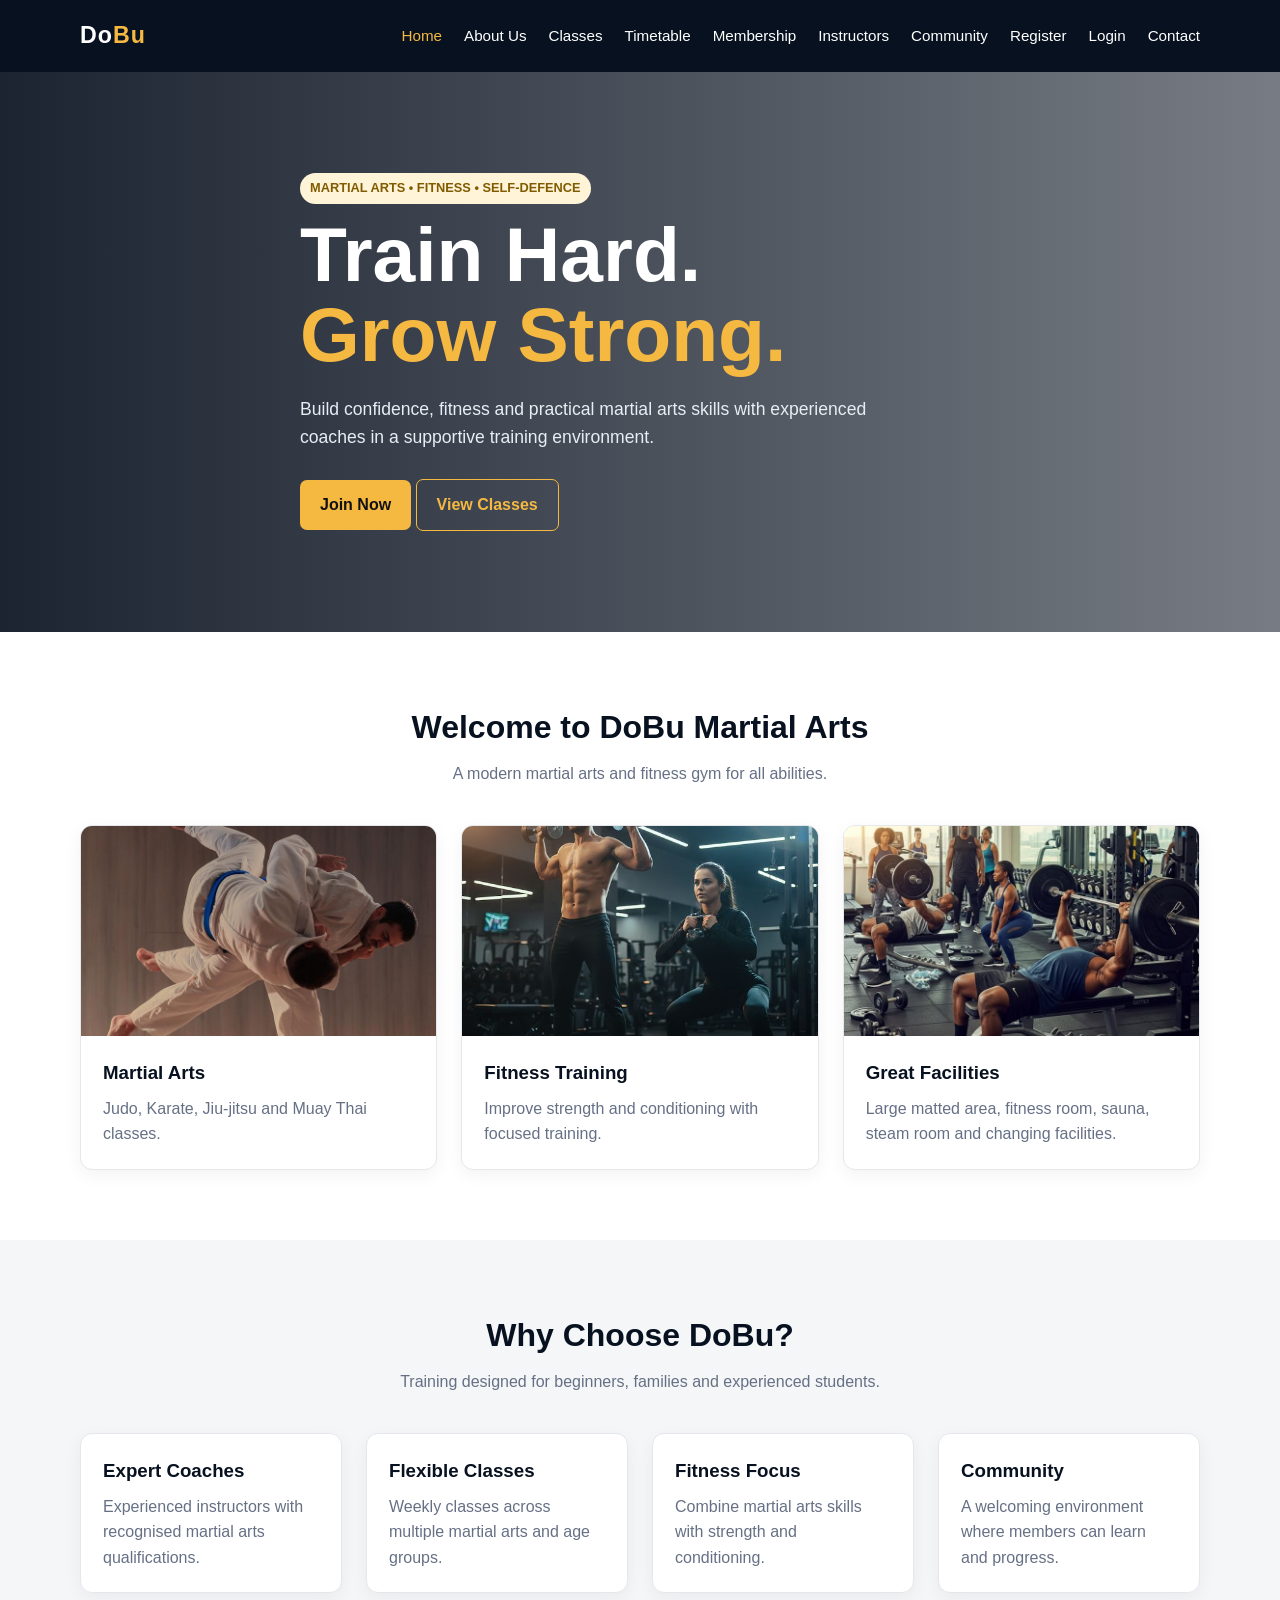
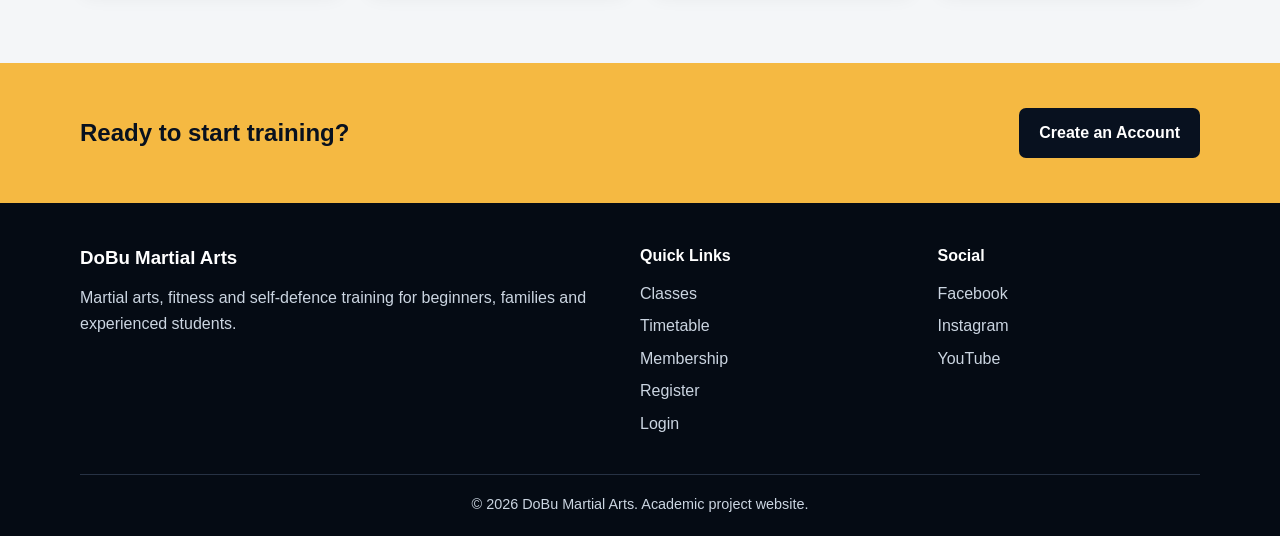
<file: index.html>
<!DOCTYPE html>
<html lang="en">

<head>
  <meta charset="UTF-8">
  <meta name="viewport" content="width=device-width, initial-scale=1.0">
  <meta name="description" content="DoBu Martial Arts - martial arts, fitness and self-defence training">
  <title>Home | DoBu Martial Arts</title>
  <link rel="stylesheet" href="css/style.css">
</head>

<body>
  <a class="skip-link" href="#main-content">Skip to main content</a>
  <nav class="navbar">
    <div class="container nav-inner">
      <a class="logo" href="index.html">Do<span>Bu</span></a>
      <button class="menu-btn" aria-label="Open navigation">☰</button>
      <div class="nav-links">
        <a href="index.html">Home</a>
        <a href="about.html">About Us</a>
        <a href="classes.html">Classes</a>
        <a href="timetable.html">Timetable</a>
        <a href="membership.html">Membership</a>
        <a href="instructors.html">Instructors</a>
        <a href="community.html">Community</a>
        <a href="register.html">Register</a><a href="login.html">Login</a>
        <a href="contact.html">Contact</a>
      </div>
    </div>
  </nav>

  <section class="hero">
    <div class="container hero-content">
      <span class="badge">MARTIAL ARTS • FITNESS • SELF-DEFENCE</span>
      <h1>Train Hard.<br><span>Grow Strong.</span></h1>
      <p>Build confidence, fitness and practical martial arts skills with experienced coaches in a supportive training
        environment.</p>
      <a class="btn btn-primary" href="register.html">Join Now</a>
      <a class="btn btn-outline" href="classes.html">View Classes</a>
    </div>
  </section>
  <section class="section">
    <div class="container">
      <div class="section-title">
        <h2>Welcome to DoBu Martial Arts</h2>
        <p>A modern martial arts and fitness gym for all abilities.</p>
      </div>
      <div class="grid grid-3">
        <div class="card"><img class="card-img"
            src="image/Judo.jpg"
            alt="Martial arts training">
          <div class="card-body">
            <h3>Martial Arts</h3>
            <p>Judo, Karate, Jiu-jitsu and Muay Thai classes.</p>
          </div>
        </div>
        <div class="card"><img class="card-img"
            src="image/fitness_training.jpg"
            alt="Fitness training">
          <div class="card-body">
            <h3>Fitness Training</h3>
            <p>Improve strength and conditioning with focused training.</p>
          </div>
        </div>
        <div class="card"><img class="card-img"
            src="image/Great_Facilities.jpg"
            alt="Gym training">
          <div class="card-body">
            <h3>Great Facilities</h3>
            <p>Large matted area, fitness room, sauna, steam room and changing facilities.</p>
          </div>
        </div>
      </div>
    </div>
  </section>
  <section class="section section-light">
    <div class="container">
      <div class="section-title">
        <h2>Why Choose DoBu?</h2>
        <p>Training designed for beginners, families and experienced students.</p>
      </div>
      <div class="grid grid-4">
        <div class="card">
          <div class="card-body">
            <h3>Expert Coaches</h3>
            <p>Experienced instructors with recognised martial arts qualifications.</p>
          </div>
        </div>
        <div class="card">
          <div class="card-body">
            <h3>Flexible Classes</h3>
            <p>Weekly classes across multiple martial arts and age groups.</p>
          </div>
        </div>
        <div class="card">
          <div class="card-body">
            <h3>Fitness Focus</h3>
            <p>Combine martial arts skills with strength and conditioning.</p>
          </div>
        </div>
        <div class="card">
          <div class="card-body">
            <h3>Community</h3>
            <p>A welcoming environment where members can learn and progress.</p>
          </div>
        </div>
      </div>
    </div>
  </section>
  <section class="cta">
    <div class="container cta-inner">
      <h2>Ready to start training?</h2><a class="btn btn-dark" href="register.html">Create an Account</a>
    </div>
  </section>

  </main>
  <footer>
    <div class="container footer-grid">
      <div>
        <h3>DoBu Martial Arts</h3>
        <p>Martial arts, fitness and self-defence training for beginners, families and experienced students.</p>
      </div>
      <div>
        <h4>Quick Links</h4>
        <a href="classes.html">Classes</a>
        <a href="timetable.html">Timetable</a>
        <a href="membership.html">Membership</a>
        <a href="register.html">Register</a><a href="login.html">Login</a>
      </div>
      <div>
        <h4>Social</h4>
        <a href="https://www.facebook.com/" target="_blank" rel="noopener">Facebook</a>
        <a href="https://www.instagram.com/" target="_blank" rel="noopener">Instagram</a>
        <a href="https://www.youtube.com/" target="_blank" rel="noopener">YouTube</a>
      </div>
    </div>
    <div class="container footer-bottom">© <span id="year"></span> DoBu Martial Arts. Academic project website.</div>
  </footer>
  <script src="js/script.js"></script>
</body>

</html>
</file>
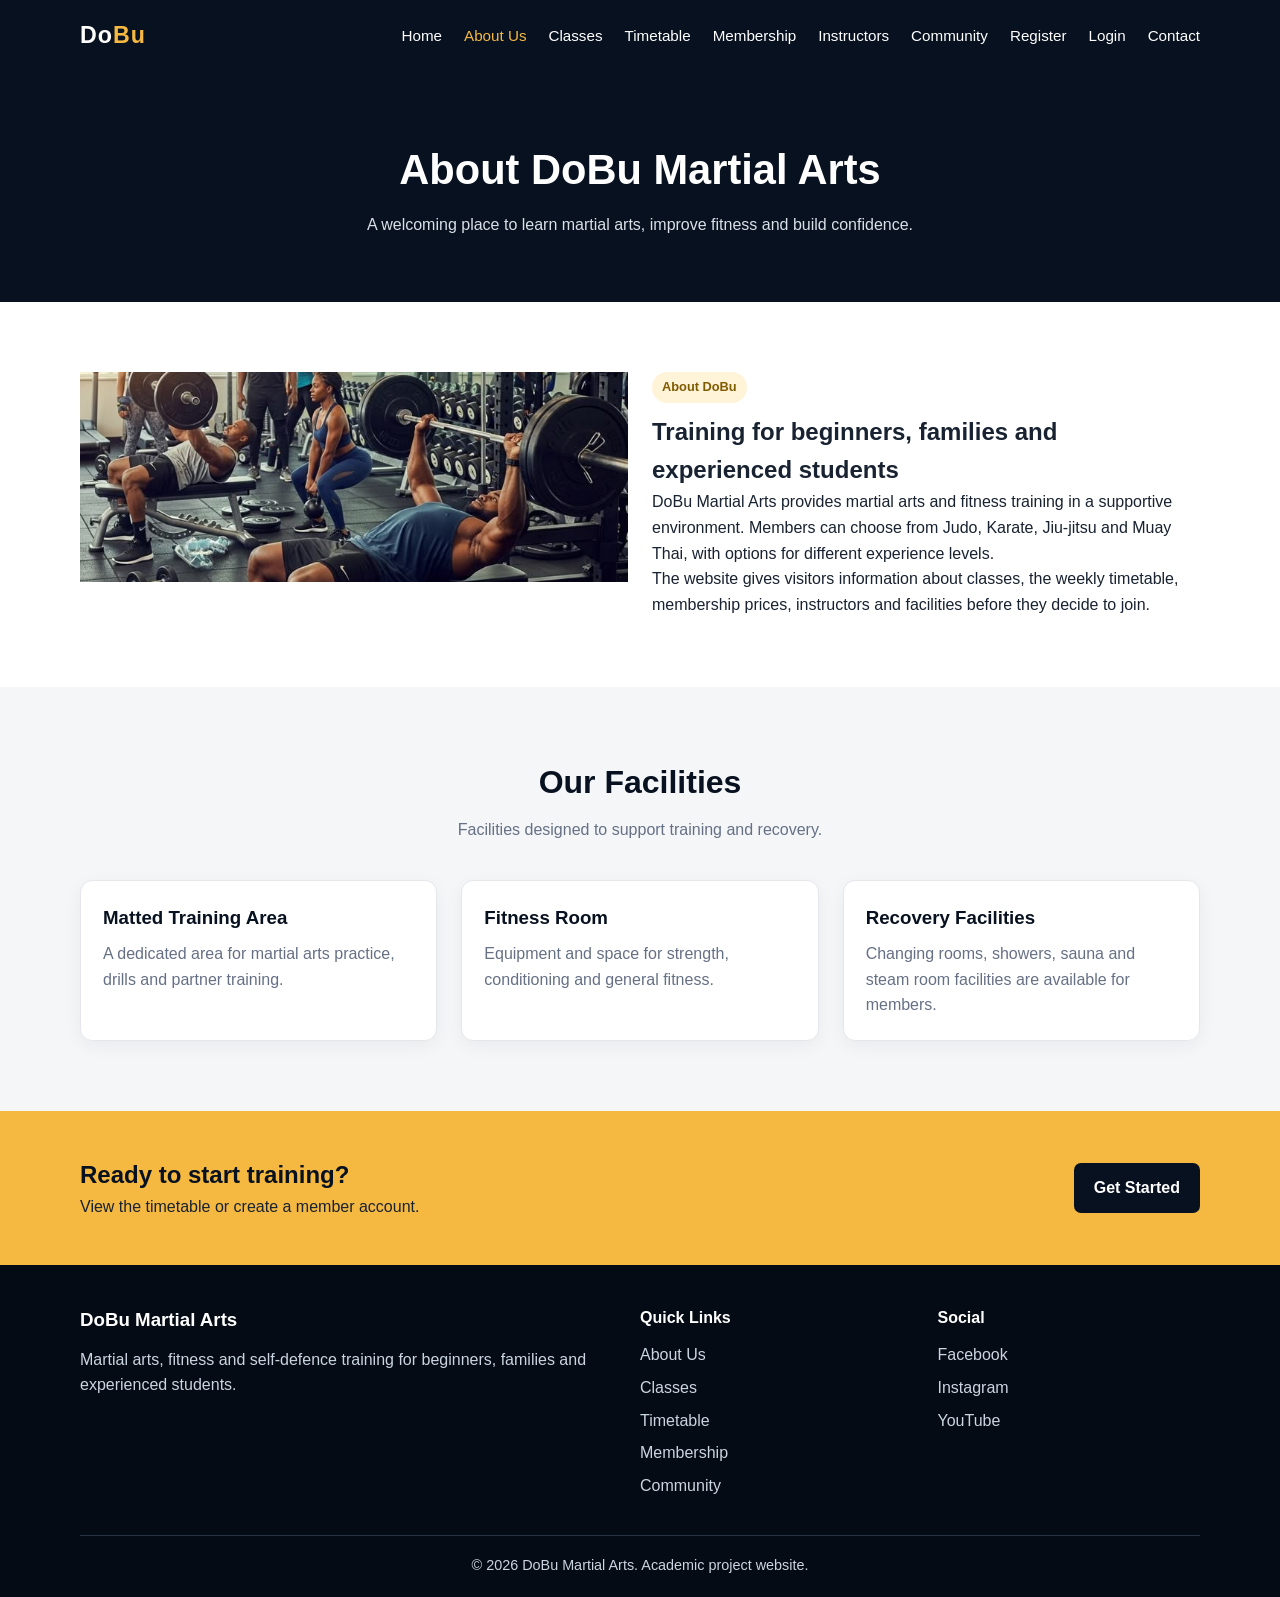
<file: about.html>
<!DOCTYPE html>
<html lang="en">

<head>
  <meta charset="UTF-8">
  <meta name="viewport" content="width=device-width, initial-scale=1.0">
  <meta name="description" content="About DoBu Martial Arts, its facilities, training approach and community.">
  <title>About Us | DoBu Martial Arts</title>
  <link rel="stylesheet" href="css/style.css">
</head>

<body>
  <a class="skip-link" href="#main-content">Skip to main content</a>
  <nav class="navbar">
    <div class="container nav-inner">
      <a class="logo" href="index.html">Do<span>Bu</span></a><button class="menu-btn"
        aria-label="Open navigation">☰</button>
      <div class="nav-links">
        <a href="index.html">Home</a>
        <a href="about.html">About Us</a>
        <a href="classes.html">Classes</a>
        <a href="timetable.html">Timetable</a>
        <a href="membership.html">Membership</a>
        <a href="instructors.html">Instructors</a>
        <a href="community.html">Community</a>
        <a href="register.html">Register</a>
        <a href="login.html">Login</a>
        <a href="contact.html">Contact</a>
      </div>
    </div>
  </nav>
  <main id="main-content">
    <section class="page-header">
      <div class="container">
        <h1>About DoBu Martial Arts</h1>
        <p>A welcoming place to learn martial arts, improve fitness and build confidence.</p>
      </div>
    </section>
    <section class="section">
      <div class="container grid grid-2">
        <div><img class="card-img" src="image/Great_Facilities.jpg" alt="DoBu Martial Arts training facilities"></div>
        <div><span class="badge">About DoBu</span>
          <h2>Training for beginners, families and experienced students</h2>
          <p>DoBu Martial Arts provides martial arts and fitness training in a supportive environment. Members can
            choose from Judo, Karate, Jiu-jitsu and Muay Thai, with options for different experience levels.</p>
          <p>The website gives visitors information about classes, the weekly timetable, membership prices, instructors
            and facilities before they decide to join.</p>
        </div>
      </div>
    </section>
    <section class="section section-light">
      <div class="container">
        <div class="section-title">
          <h2>Our Facilities</h2>
          <p>Facilities designed to support training and recovery.</p>
        </div>
        <div class="grid grid-3">
          <div class="card">
            <div class="card-body">
              <h3>Matted Training Area</h3>
              <p>A dedicated area for martial arts practice, drills and partner training.</p>
            </div>
          </div>
          <div class="card">
            <div class="card-body">
              <h3>Fitness Room</h3>
              <p>Equipment and space for strength, conditioning and general fitness.</p>
            </div>
          </div>
          <div class="card">
            <div class="card-body">
              <h3>Recovery Facilities</h3>
              <p>Changing rooms, showers, sauna and steam room facilities are available for members.</p>
            </div>
          </div>
        </div>
      </div>
    </section>
    <section class="cta">
      <div class="container cta-inner">
        <div>
          <h2>Ready to start training?</h2>
          <p>View the timetable or create a member account.</p>
        </div><a class="btn btn-dark" href="register.html">Get Started</a>
      </div>
    </section>
  </main>
  <footer>
    <div class="container footer-grid">
      <div>
        <h3>DoBu Martial Arts</h3>
        <p>Martial arts, fitness and self-defence training for beginners, families and experienced students.</p>
      </div>
      <div>
        <h4>Quick Links</h4><a href="about.html">About Us</a><a href="classes.html">Classes</a><a
          href="timetable.html">Timetable</a><a href="membership.html">Membership</a><a
          href="community.html">Community</a>
      </div>
      <div>
        <h4>Social</h4><a href="https://www.facebook.com/" target="_blank" rel="noopener">Facebook</a><a
          href="https://www.instagram.com/" target="_blank" rel="noopener">Instagram</a><a
          href="https://www.youtube.com/" target="_blank" rel="noopener">YouTube</a>
      </div>
    </div>
    <div class="container footer-bottom">© <span id="year"></span> DoBu Martial Arts. Academic project website.</div>
  </footer>
  <script src="js/script.js"></script>
</body>

</html>
</file>
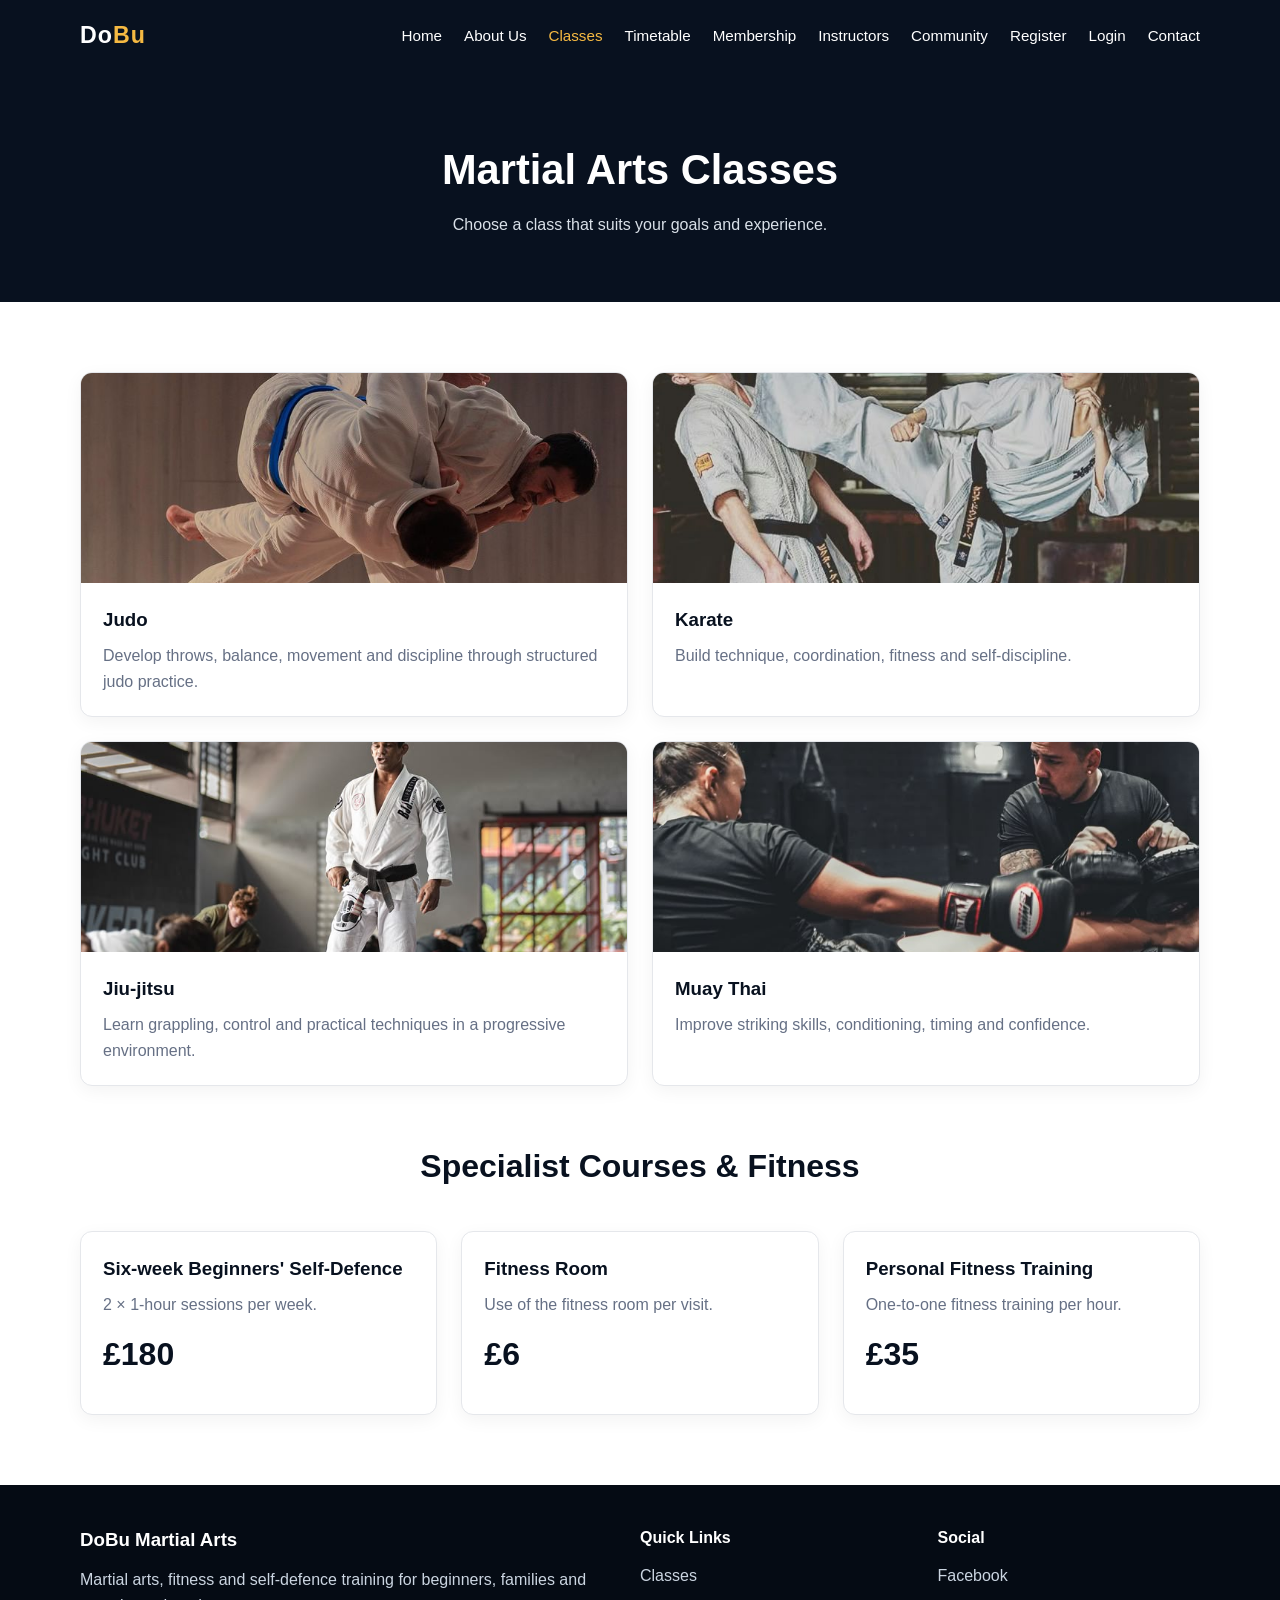
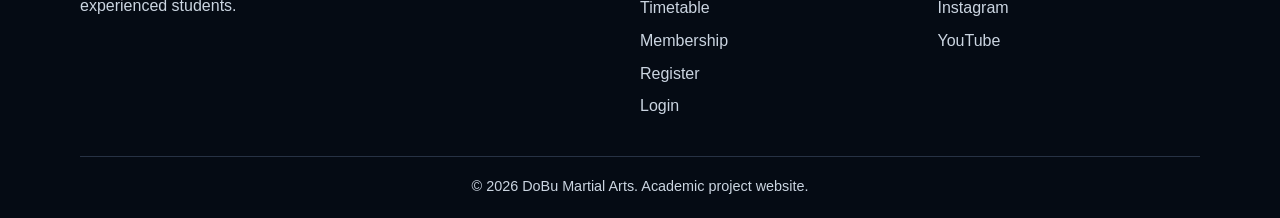
<file: classes.html>
<!DOCTYPE html>
<html lang="en">

<head>
  <meta charset="UTF-8">
  <meta name="viewport" content="width=device-width, initial-scale=1.0">
  <meta name="description" content="DoBu Martial Arts - martial arts, fitness and self-defence training">
  <title>Classes | DoBu Martial Arts</title>
  <link rel="stylesheet" href="css/style.css">
</head>

<body>
  <a class="skip-link" href="#main-content">Skip to main content</a>
  <nav class="navbar">
    <div class="container nav-inner">
      <a class="logo" href="index.html">Do<span>Bu</span></a>
      <button class="menu-btn" aria-label="Open navigation">☰</button>
      <div class="nav-links">
        <a href="index.html">Home</a>
        <a href="about.html">About Us</a>
        <a href="classes.html">Classes</a>
        <a href="timetable.html">Timetable</a>
        <a href="membership.html">Membership</a>
        <a href="instructors.html">Instructors</a>
        <a href="community.html">Community</a>
        <a href="register.html">Register</a><a href="login.html">Login</a>
        <a href="contact.html">Contact</a>
      </div>
    </div>
  </nav>

  <main id="main-content">
  <section class="page-header">
    <div class="container">
      <h1>Martial Arts Classes</h1>
      <p>Choose a class that suits your goals and experience.</p>
    </div>
  </section>
  <section class="section">
    <div class="container">
      <div class="grid grid-2">
        <div class="card"><img class="card-img"
            src="image/Judo.jpg"
            alt="Judo training">
          <div class="card-body">
            <h3>Judo</h3>
            <p>Develop throws, balance, movement and discipline through structured judo practice.</p>
          </div>
        </div>
        <div class="card"><img class="card-img"
            src="image/karate.jpg"
            alt="Karate training">
          <div class="card-body">
            <h3>Karate</h3>
            <p>Build technique, coordination, fitness and self-discipline.</p>
          </div>
        </div>
        <div class="card"><img class="card-img"
            src="image/jiu_jitsu.jpg"
            alt="Jiu-jitsu training">
          <div class="card-body">
            <h3>Jiu-jitsu</h3>
            <p>Learn grappling, control and practical techniques in a progressive environment.</p>
          </div>
        </div>
        <div class="card"><img class="card-img"
            src="image/muay_thai.jpg"
            alt="Muay Thai training">
          <div class="card-body">
            <h3>Muay Thai</h3>
            <p>Improve striking skills, conditioning, timing and confidence.</p>
          </div>
        </div>
      </div>
      <div class="section-title" style="margin-top:55px">
        <h2>Specialist Courses & Fitness</h2>
      </div>
      <div class="grid grid-3">
        <div class="card">
          <div class="card-body">
            <h3>Six-week Beginners' Self-Defence</h3>
            <p>2 × 1-hour sessions per week.</p>
            <div class="price">£180</div>
          </div>
        </div>
        <div class="card">
          <div class="card-body">
            <h3>Fitness Room</h3>
            <p>Use of the fitness room per visit.</p>
            <div class="price">£6</div>
          </div>
        </div>
        <div class="card">
          <div class="card-body">
            <h3>Personal Fitness Training</h3>
            <p>One-to-one fitness training per hour.</p>
            <div class="price">£35</div>
          </div>
        </div>
      </div>
    </div>
  </section>

  </main>
  <footer>
    <div class="container footer-grid">
      <div>
        <h3>DoBu Martial Arts</h3>
        <p>Martial arts, fitness and self-defence training for beginners, families and experienced students.</p>
      </div>
      <div>
        <h4>Quick Links</h4>
        <a href="classes.html">Classes</a>
        <a href="timetable.html">Timetable</a>
        <a href="membership.html">Membership</a>
        <a href="register.html">Register</a><a href="login.html">Login</a>
      </div>
      <div>
        <h4>Social</h4>
        <a href="https://www.facebook.com/" target="_blank" rel="noopener">Facebook</a>
        <a href="https://www.instagram.com/" target="_blank" rel="noopener">Instagram</a>
        <a href="https://www.youtube.com/" target="_blank" rel="noopener">YouTube</a>
      </div>
    </div>
    <div class="container footer-bottom">© <span id="year"></span> DoBu Martial Arts. Academic project website.</div>
  </footer>
  <script src="js/script.js"></script>
</body>

</html>
</file>
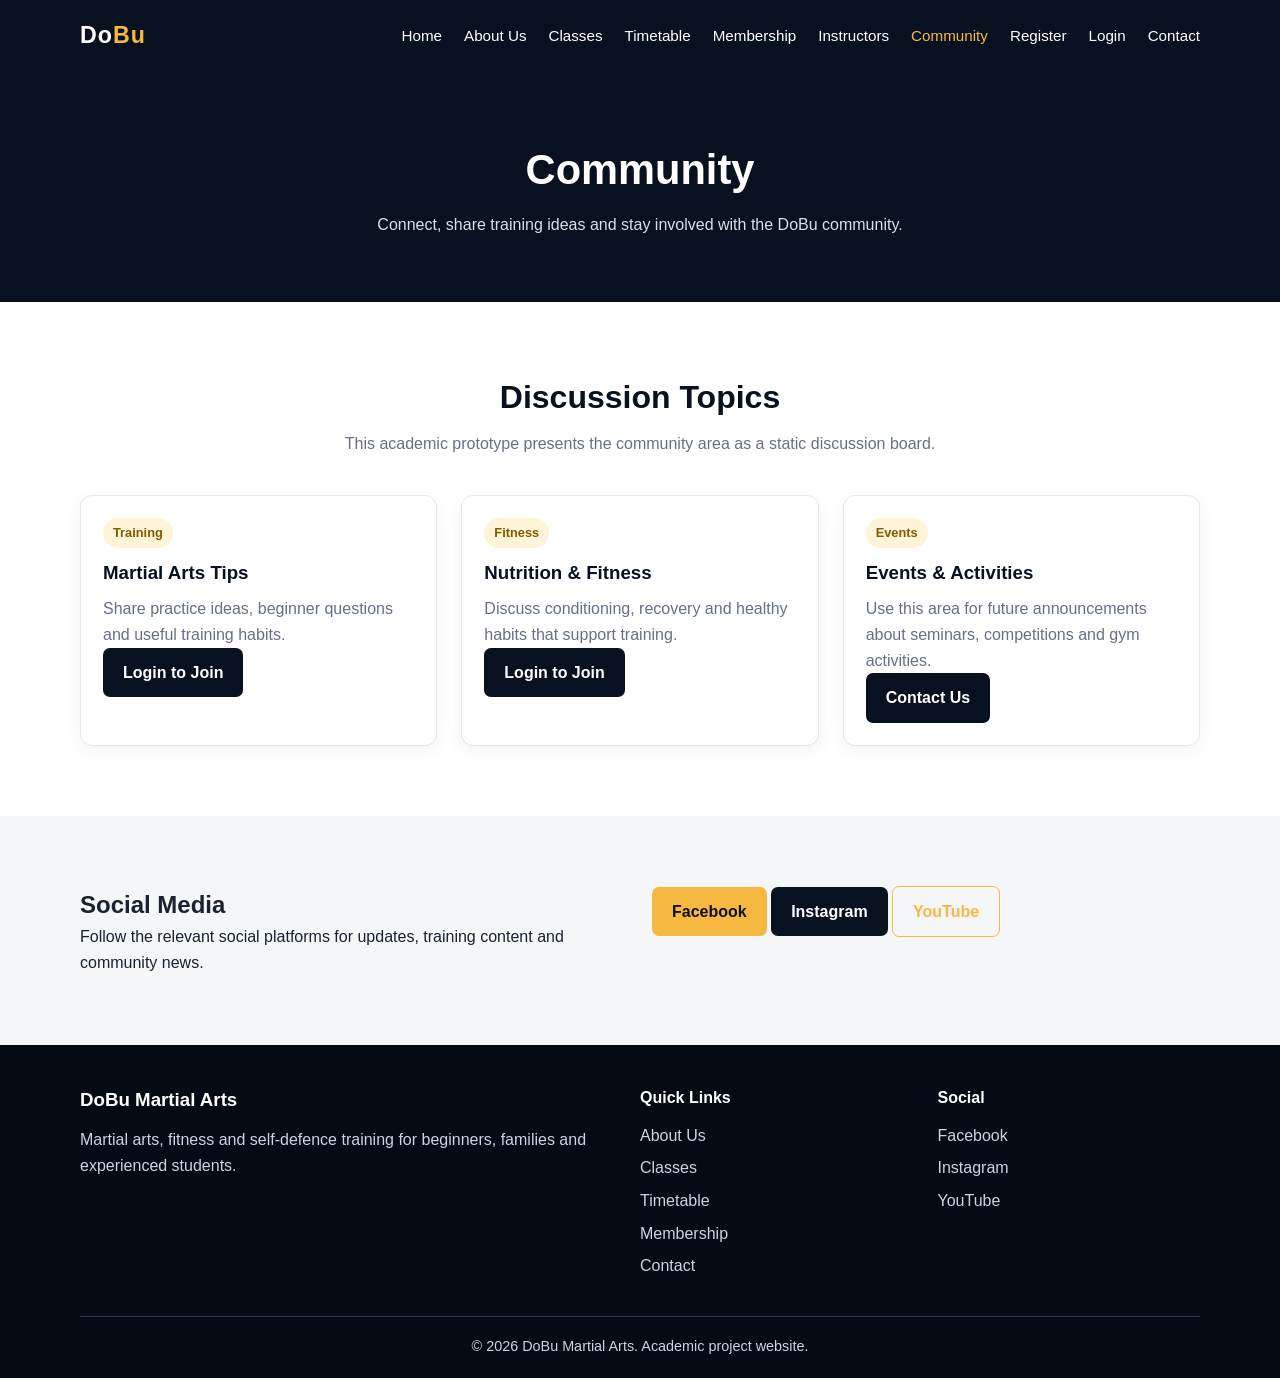
<file: community.html>
<!DOCTYPE html>
<html lang="en">

<head>
  <meta charset="UTF-8">
  <meta name="viewport" content="width=device-width, initial-scale=1.0">
  <meta name="description" content="DoBu Martial Arts community page with discussion topics and social links.">
  <title>Community | DoBu Martial Arts</title>
  <link rel="stylesheet" href="css/style.css">
</head>

<body>
  <a class="skip-link" href="#main-content">Skip to main content</a>
  <nav class="navbar">
    <div class="container nav-inner"><a class="logo" href="index.html">Do<span>Bu</span></a><button class="menu-btn"
        aria-label="Open navigation">☰</button>
      <div class="nav-links">
        <a href="index.html">Home</a><a href="about.html">About Us</a><a href="classes.html">Classes</a><a
          href="timetable.html">Timetable</a><a href="membership.html">Membership</a><a
          href="instructors.html">Instructors</a><a href="community.html">Community</a><a
          href="register.html">Register</a><a href="login.html">Login</a><a href="contact.html">Contact</a>
      </div>
    </div>
  </nav>
  <main id="main-content">
    <section class="page-header">
      <div class="container">
        <h1>Community</h1>
        <p>Connect, share training ideas and stay involved with the DoBu community.</p>
      </div>
    </section>
    <section class="section">
      <div class="container">
        <div class="section-title">
          <h2>Discussion Topics</h2>
          <p>This academic prototype presents the community area as a static discussion board.</p>
        </div>
        <div class="grid grid-3">
          <div class="card">
            <div class="card-body"><span class="badge">Training</span>
              <h3>Martial Arts Tips</h3>
              <p>Share practice ideas, beginner questions and useful training habits.</p><a class="btn btn-dark"
                href="login.html">Login to Join</a>
            </div>
          </div>
          <div class="card">
            <div class="card-body"><span class="badge">Fitness</span>
              <h3>Nutrition & Fitness</h3>
              <p>Discuss conditioning, recovery and healthy habits that support training.</p><a class="btn btn-dark"
                href="login.html">Login to Join</a>
            </div>
          </div>
          <div class="card">
            <div class="card-body"><span class="badge">Events</span>
              <h3>Events & Activities</h3>
              <p>Use this area for future announcements about seminars, competitions and gym activities.</p><a
                class="btn btn-dark" href="contact.html">Contact Us</a>
            </div>
          </div>
        </div>
      </div>
    </section>
    <section class="section section-light">
      <div class="container grid grid-2">
        <div>
          <h2>Social Media</h2>
          <p>Follow the relevant social platforms for updates, training content and community news.</p>
        </div>
        <div><a class="btn btn-primary" href="https://www.facebook.com/" target="_blank" rel="noopener">Facebook</a> <a
            class="btn btn-dark" href="https://www.instagram.com/" target="_blank" rel="noopener">Instagram</a> <a
            class="btn btn-outline" href="https://www.youtube.com/" target="_blank" rel="noopener">YouTube</a></div>
      </div>
    </section>
  </main>
  <footer>
    <div class="container footer-grid">
      <div>
        <h3>DoBu Martial Arts</h3>
        <p>Martial arts, fitness and self-defence training for beginners, families and experienced students.</p>
      </div>
      <div>
        <h4>Quick Links</h4><a href="about.html">About Us</a><a href="classes.html">Classes</a><a
          href="timetable.html">Timetable</a><a href="membership.html">Membership</a><a href="contact.html">Contact</a>
      </div>
      <div>
        <h4>Social</h4><a href="https://www.facebook.com/" target="_blank" rel="noopener">Facebook</a><a
          href="https://www.instagram.com/" target="_blank" rel="noopener">Instagram</a><a
          href="https://www.youtube.com/" target="_blank" rel="noopener">YouTube</a>
      </div>
    </div>
    <div class="container footer-bottom">© <span id="year"></span> DoBu Martial Arts. Academic project website.</div>
  </footer>
  <script src="js/script.js"></script>
</body>

</html>
</file>
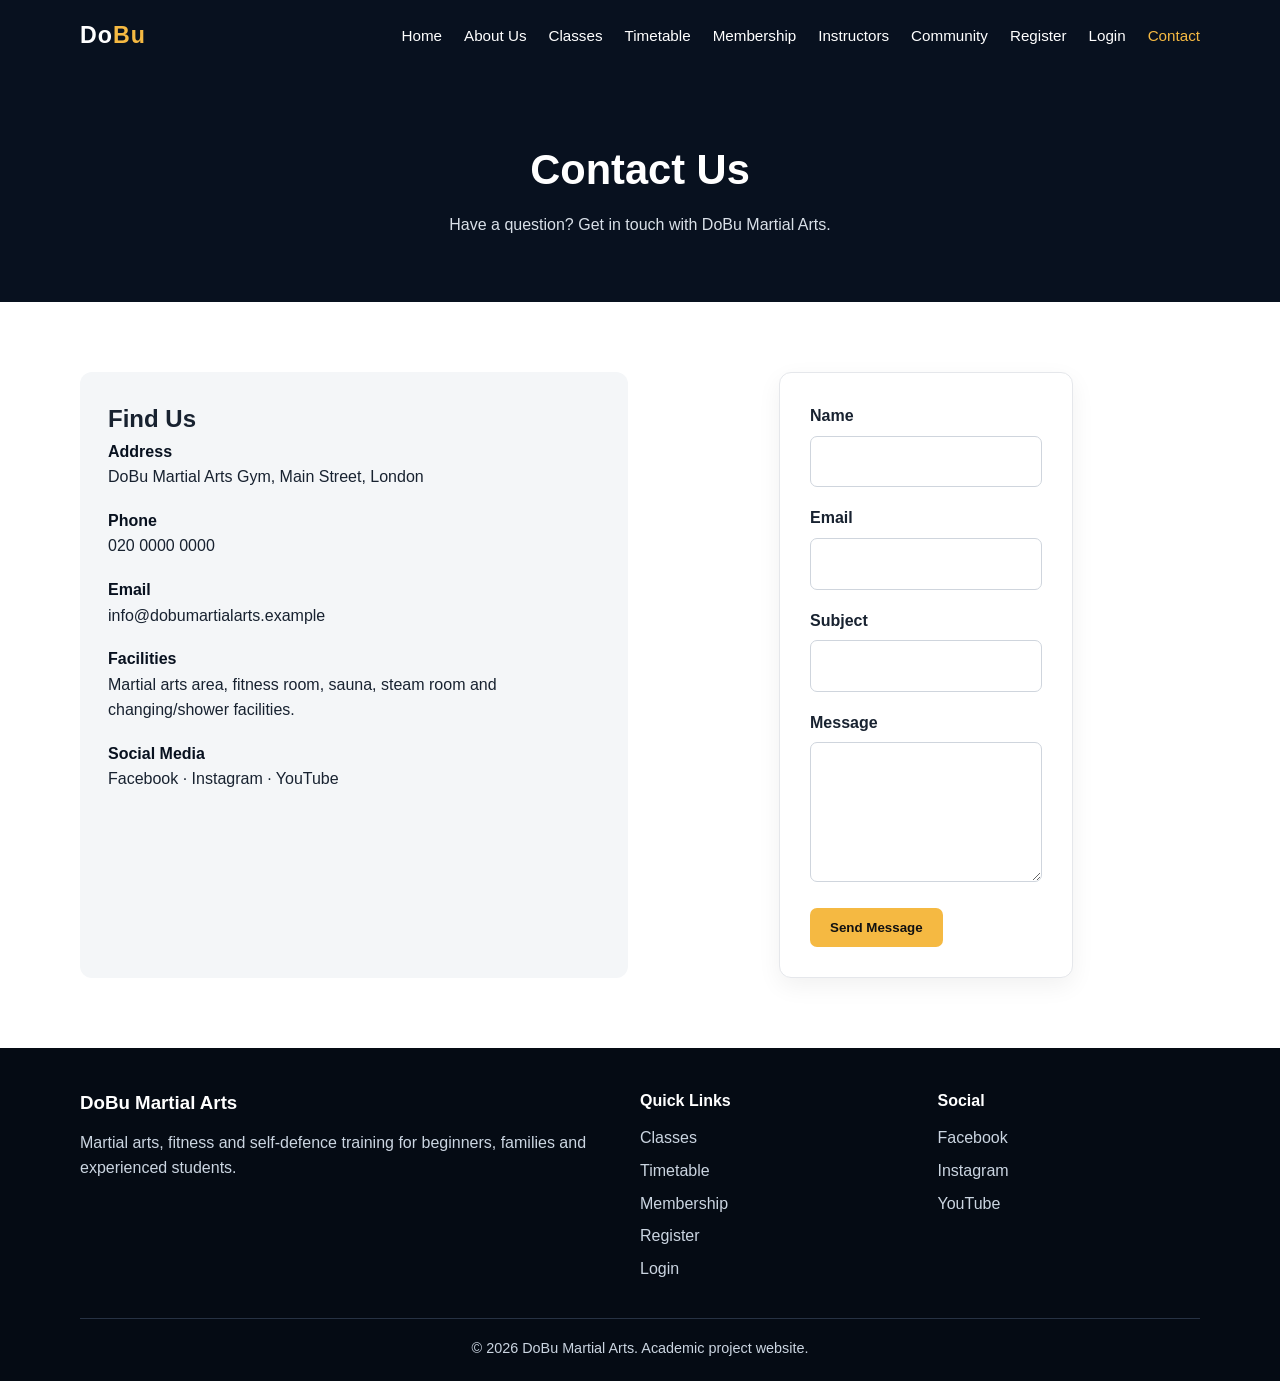
<file: contact.html>
<!DOCTYPE html>
<html lang="en">

<head>
  <meta charset="UTF-8">
  <meta name="viewport" content="width=device-width, initial-scale=1.0">
  <meta name="description" content="DoBu Martial Arts - martial arts, fitness and self-defence training">
  <title>Contact | DoBu Martial Arts</title>
  <link rel="stylesheet" href="css/style.css">
</head>

<body>
  <a class="skip-link" href="#main-content">Skip to main content</a>
  <nav class="navbar">
    <div class="container nav-inner">
      <a class="logo" href="index.html">Do<span>Bu</span></a>
      <button class="menu-btn" aria-label="Open navigation">☰</button>
      <div class="nav-links">
        <a href="index.html">Home</a>
        <a href="about.html">About Us</a>
        <a href="classes.html">Classes</a>
        <a href="timetable.html">Timetable</a>
        <a href="membership.html">Membership</a>
        <a href="instructors.html">Instructors</a>
        <a href="community.html">Community</a>
        <a href="register.html">Register</a><a href="login.html">Login</a>
        <a href="contact.html">Contact</a>
      </div>
    </div>
  </nav>

  <main id="main-content">
  <section class="page-header">
    <div class="container">
      <h1>Contact Us</h1>
      <p>Have a question? Get in touch with DoBu Martial Arts.</p>
    </div>
  </section>
  <section class="section">
    <div class="container grid grid-2">
      <div class="contact-box">
        <h2>Find Us</h2>
        <div class="contact-item"><strong>Address</strong><span>DoBu Martial Arts Gym, Main Street, London</span></div>
        <div class="contact-item"><strong>Phone</strong><span>020 0000 0000</span></div>
        <div class="contact-item"><strong>Email</strong><span>info@dobumartialarts.example</span></div>
        <div class="contact-item"><strong>Facilities</strong><span>Martial arts area, fitness room, sauna, steam room
            and changing/shower facilities.</span></div>
        <div class="contact-item"><strong>Social Media</strong><span>Facebook · Instagram · YouTube</span></div>
      </div>
      <div class="form-card" style="max-width:none">
        <div id="contactAlert" class="alert"></div>
        <form id="contactForm">
          <div class="form-group"><label for="cname">Name</label><input id="cname" required></div>
          <div class="form-group"><label for="cemail">Email</label><input id="cemail" type="email" required></div>
          <div class="form-group"><label for="subject">Subject</label><input id="subject" required></div>
          <div class="form-group"><label for="message">Message</label><textarea id="message" required></textarea></div>
          <button class="btn btn-primary" type="submit">Send Message</button>
        </form>
      </div>
    </div>
  </section>

  </main>
  <footer>
    <div class="container footer-grid">
      <div>
        <h3>DoBu Martial Arts</h3>
        <p>Martial arts, fitness and self-defence training for beginners, families and experienced students.</p>
      </div>
      <div>
        <h4>Quick Links</h4>
        <a href="classes.html">Classes</a>
        <a href="timetable.html">Timetable</a>
        <a href="membership.html">Membership</a>
        <a href="register.html">Register</a><a href="login.html">Login</a>
      </div>
      <div>
        <h4>Social</h4>
        <a href="https://www.facebook.com/" target="_blank" rel="noopener">Facebook</a>
        <a href="https://www.instagram.com/" target="_blank" rel="noopener">Instagram</a>
        <a href="https://www.youtube.com/" target="_blank" rel="noopener">YouTube</a>
      </div>
    </div>
    <div class="container footer-bottom">© <span id="year"></span> DoBu Martial Arts. Academic project website.</div>
  </footer>
  <script src="js/script.js"></script>
</body>

</html>
</file>
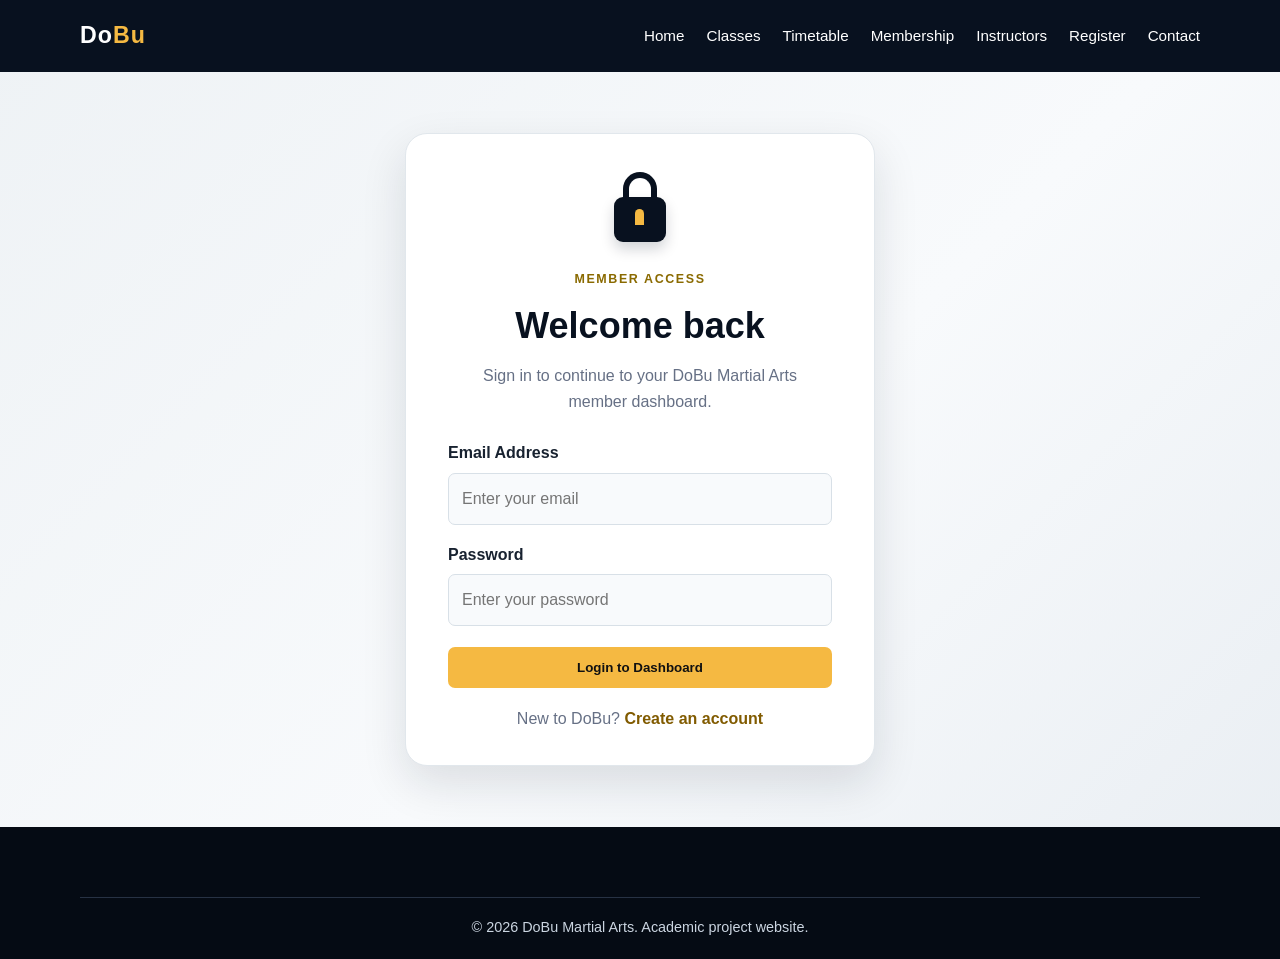
<file: dashboard.html>
<!DOCTYPE html>
<html lang="en">

<head>
  <meta charset="UTF-8">
  <meta name="viewport" content="width=device-width, initial-scale=1.0">
  <title>Dashboard | DoBu Martial Arts</title>
  <link rel="stylesheet" href="css/style.css">
</head>

<body class="dashboard-page">
  <nav class="navbar dashboard-navbar">
    <div class="container nav-inner">
      <a class="logo" href="index.html">Do<span>Bu</span></a><button class="menu-btn"
        aria-label="Open navigation">☰</button>
      <div class="nav-links">
        <a href="index.html">Home</a>
        <a href="classes.html">Classes</a>
        <a href="timetable.html">Timetable</a>
        <a href="membership.html">Membership</a>
        <a href="instructors.html">Instructors</a>
        <a href="dashboard.html" class="active">Dashboard</a>
        <a href="#" id="logoutLink">Logout</a>
      </div>
    </div>
  </nav>
  <section class="dashboard-shell">
    <div class="member-banner">
      <span class="badge">PRIVATE MEMBER AREA</span>
      <h1>Welcome back, <span id="dashboardName">Member</span>!</h1>
      <p>Manage your DoBu membership, book classes and view your booking history.</p>
    </div>
    <div class="container">
      <div class="dashboard-grid">
        <div class="dashboard-card welcome-card"><span class="badge">MEMBER ACCOUNT</span>
          <h2>Hello, <span id="welcomeName">Member</span>!</h2>
          <p><strong>Email:</strong> <span id="dashboardEmail"></span></p>
          <p><strong>Membership:</strong> <span id="dashboardMembership"></span></p><a class="btn btn-primary"
            href="#booking">Book a Class</a>
        </div>
        <div class="dashboard-card stats-card">
          <h3>Booking Summary</h3>
          <div class="stat-number" id="bookingCount">0</div>
          <p>Total bookings</p>
        </div>
      </div>
      <div id="booking" class="dashboard-card booking-card">
        <div class="section-title left">
          <h2>Book a Class</h2>
          <p>Select a class and preferred date and time.</p>
        </div>
        <div id="bookingAlert" class="alert"></div>
        <form id="bookingForm" class="grid grid-2" novalidate>
          <div class="form-group"><label for="bookingClass">Class</label><select id="bookingClass" required>
              <option value="">Select a class</option>
              <option>Judo</option>
              <option>Karate</option>
              <option>Jiu-jitsu</option>
              <option>Muay Thai</option>
              <option>Fitness Training</option>
              <option>Private Tuition</option>
              <option>Open Mat / Personal Practice</option>
            </select></div>
          <div class="form-group"><label for="bookingDate">Date</label><input id="bookingDate" type="date" required>
          </div>
          <div class="form-group"><label for="bookingTime">Time</label><select id="bookingTime" required>
              <option value="">Select a time</option>
              <option>06:00–07:30</option>
              <option>08:00–10:00</option>
              <option>10:30–12:00</option>
              <option>13:00–14:30</option>
              <option>15:00–17:00</option>
              <option>17:30–19:00</option>
            </select></div>
          <div class="form-group"><label for="bookingNotes">Notes (optional)</label><input id="bookingNotes" type="text"
              maxlength="120" placeholder="Any special request"></div>
          <div><button class="btn btn-primary" type="submit">Confirm Booking</button></div>
        </form>
      </div>
      <div class="dashboard-card history-card">
        <div class="section-title left">
          <h2>Booking History</h2>
          <p>Your previous and upcoming bookings are shown below.</p>
        </div>
        <div id="bookingHistory"></div>
      </div>
    </div>
  </section>
  <footer>
    <div class="container footer-bottom">© <span id="year"></span> DoBu Martial Arts. Academic project website.</div>
  </footer>
  <script src="js/script.js"></script>
</body>

</html>
</file>
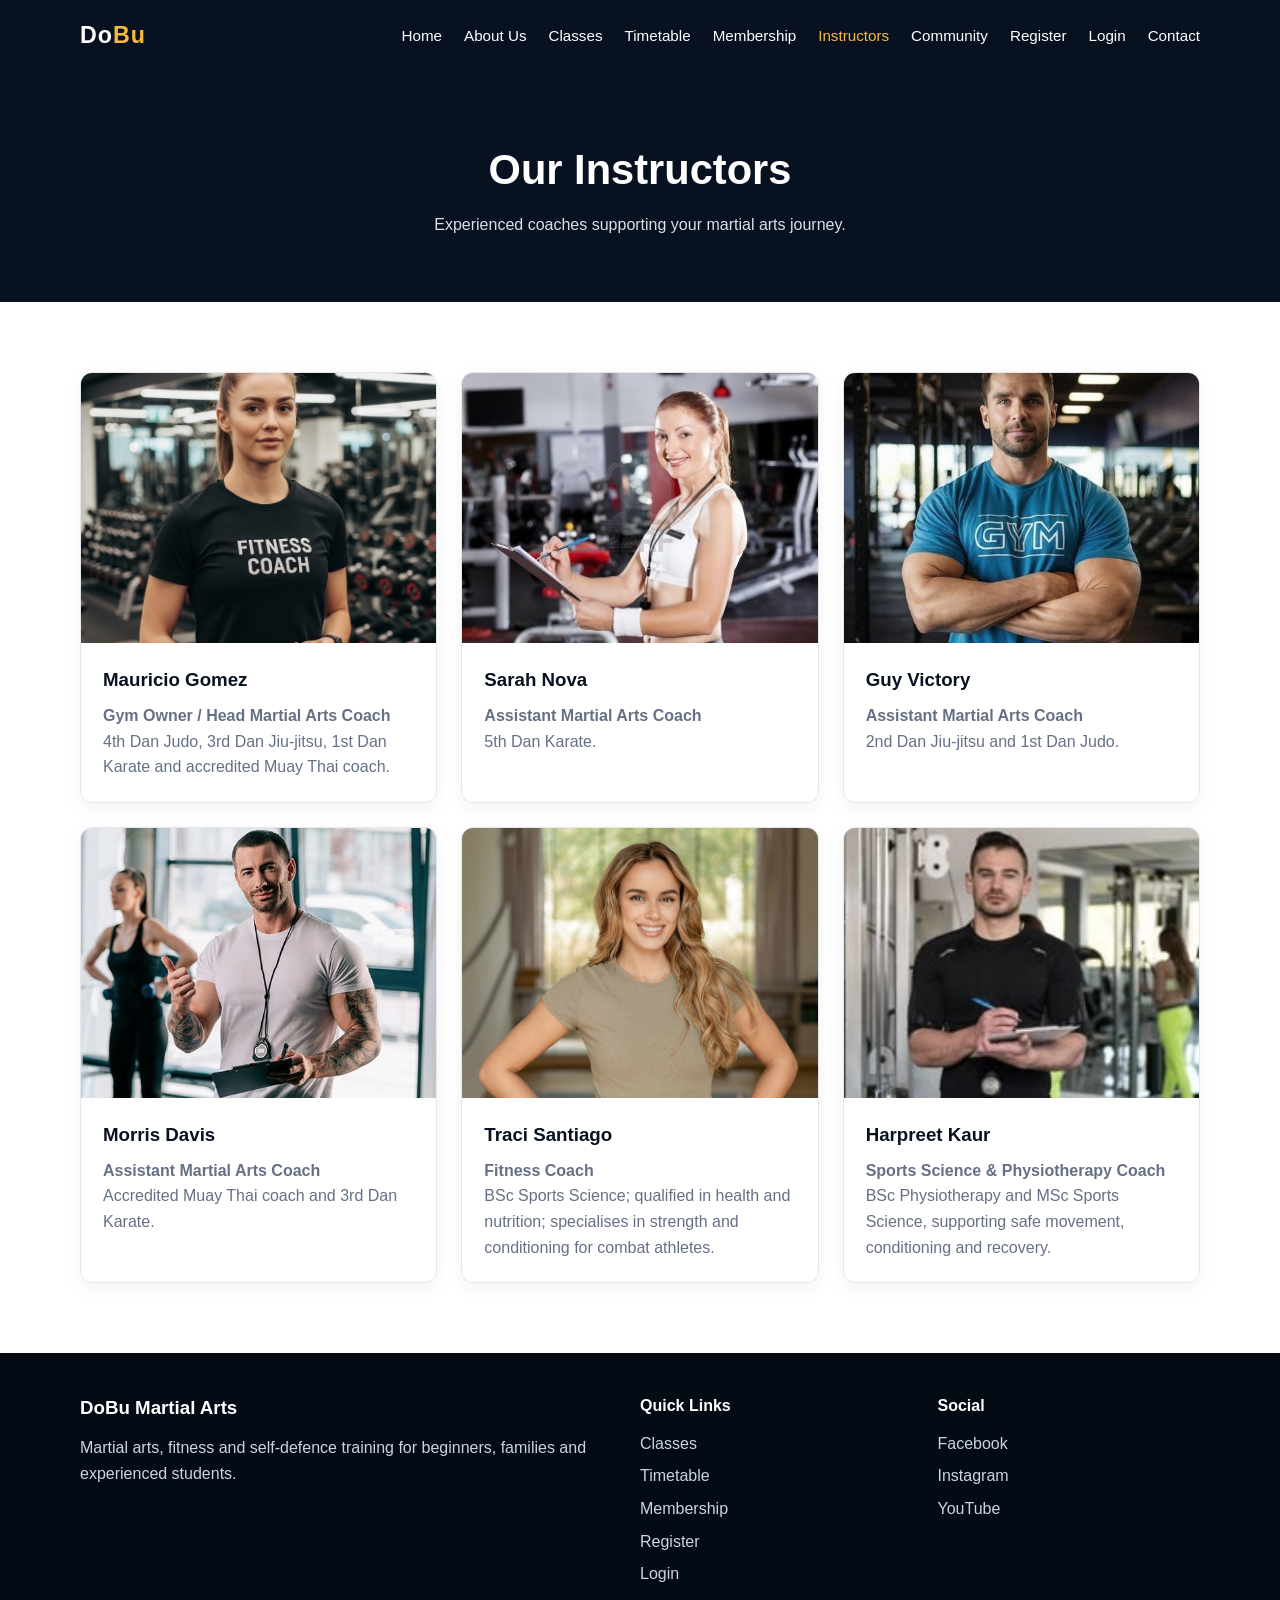
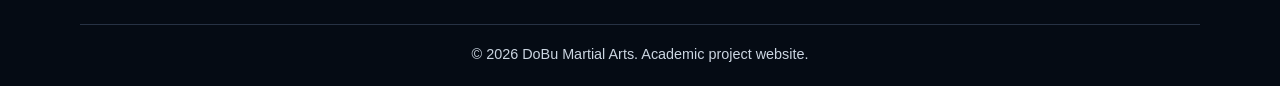
<file: instructors.html>
<!DOCTYPE html>
<html lang="en">

<head>
  <meta charset="UTF-8">
  <meta name="viewport" content="width=device-width, initial-scale=1.0">
  <meta name="description" content="DoBu Martial Arts - martial arts, fitness and self-defence training">
  <title>Instructors | DoBu Martial Arts</title>
  <link rel="stylesheet" href="css/style.css">
</head>

<body>
  <a class="skip-link" href="#main-content">Skip to main content</a>
  <nav class="navbar">
    <div class="container nav-inner">
      <a class="logo" href="index.html">Do<span>Bu</span></a>
      <button class="menu-btn" aria-label="Open navigation">☰</button>
      <div class="nav-links">
        <a href="index.html">Home</a>
        <a href="about.html">About Us</a>
        <a href="classes.html">Classes</a>
        <a href="timetable.html">Timetable</a>
        <a href="membership.html">Membership</a>
        <a href="instructors.html">Instructors</a>
        <a href="community.html">Community</a>
        <a href="register.html">Register</a><a href="login.html">Login</a>
        <a href="contact.html">Contact</a>
      </div>
    </div>
  </nav>

  <main id="main-content">
  <section class="page-header">
    <div class="container">
      <h1>Our Instructors</h1>
      <p>Experienced coaches supporting your martial arts journey.</p>
    </div>
  </section>
  <section class="section">
    <div class="container">
      <div class="grid grid-3">
        <div class="card"><img class="instructor-img"
            src="image/instructor3.jpg"
            alt="Mauricio Gomez">
          <div class="card-body">
            <h3>Mauricio Gomez</h3>
            <p><strong>Gym Owner / Head Martial Arts Coach</strong></p>
            <p>4th Dan Judo, 3rd Dan Jiu-jitsu, 1st Dan Karate and accredited Muay Thai coach.</p>
          </div>
        </div>
        <div class="card"><img class="instructor-img"
            src="image/instructor6.jpg"
            alt="Sarah Nova">
          <div class="card-body">
            <h3>Sarah Nova</h3>
            <p><strong>Assistant Martial Arts Coach</strong></p>
            <p>5th Dan Karate.</p>
          </div>
        </div>
        <div class="card"><img class="instructor-img"
            src="image/instructor1.jpg"
            alt="Guy Victory">
          <div class="card-body">
            <h3>Guy Victory</h3>
            <p><strong>Assistant Martial Arts Coach</strong></p>
            <p>2nd Dan Jiu-jitsu and 1st Dan Judo.</p>
          </div>
        </div>
        <div class="card"><img class="instructor-img"
            src="image/instructor4.jpg"
            alt="Morris Davis">
          <div class="card-body">
            <h3>Morris Davis</h3>
            <p><strong>Assistant Martial Arts Coach</strong></p>
            <p>Accredited Muay Thai coach and 3rd Dan Karate.</p>
          </div>
        </div>
        <div class="card"><img class="instructor-img"
            src="image/instructor5.jpg"
            alt="Traci Santiago">
          <div class="card-body">
            <h3>Traci Santiago</h3>
            <p><strong>Fitness Coach</strong></p>
            <p>BSc Sports Science; qualified in health and nutrition; specialises in strength and conditioning for
              combat athletes.</p>
          </div>
        </div>
        <div class="card"><img class="instructor-img" src="image/instrustor2.jpg" alt="Harpreet Kaur">
          <div class="card-body">
            <h3>Harpreet Kaur</h3>
            <p><strong>Sports Science & Physiotherapy Coach</strong></p>
            <p>BSc Physiotherapy and MSc Sports Science, supporting safe movement, conditioning and recovery.</p>
          </div>
        </div>
      </div>
    </div>
  </section>

  </main>
  <footer>
    <div class="container footer-grid">
      <div>
        <h3>DoBu Martial Arts</h3>
        <p>Martial arts, fitness and self-defence training for beginners, families and experienced students.</p>
      </div>
      <div>
        <h4>Quick Links</h4>
        <a href="classes.html">Classes</a>
        <a href="timetable.html">Timetable</a>
        <a href="membership.html">Membership</a>
        <a href="register.html">Register</a><a href="login.html">Login</a>
      </div>
      <div>
        <h4>Social</h4>
        <a href="https://www.facebook.com/" target="_blank" rel="noopener">Facebook</a>
        <a href="https://www.instagram.com/" target="_blank" rel="noopener">Instagram</a>
        <a href="https://www.youtube.com/" target="_blank" rel="noopener">YouTube</a>
      </div>
    </div>
    <div class="container footer-bottom">© <span id="year"></span> DoBu Martial Arts. Academic project website.</div>
  </footer>
  <script src="js/script.js"></script>
</body>

</html>
</file>
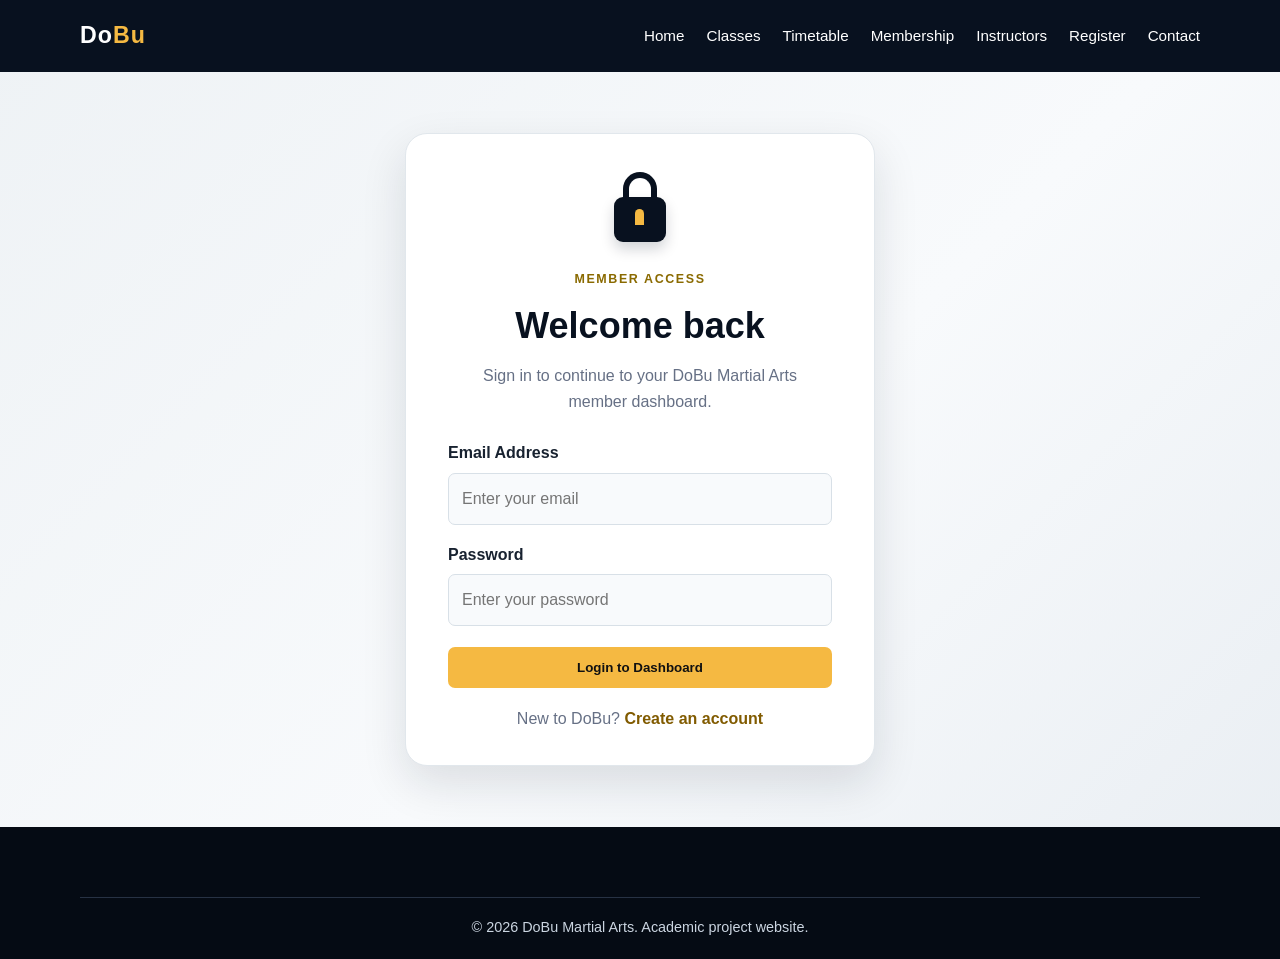
<file: login.html>
<!DOCTYPE html>
<html lang="en">

<head>
  <meta charset="UTF-8">
  <meta name="viewport" content="width=device-width, initial-scale=1.0">
  <title>Welcome Back | DoBu Martial Arts</title>
  <link rel="stylesheet" href="css/style.css">
</head>

<body class="login-page">
  <nav class="navbar">
    <div class="container nav-inner">
      <a class="logo" href="index.html">Do<span>Bu</span></a>
      <button class="menu-btn" aria-label="Open navigation">☰</button>
      <div class="nav-links">
        <a href="index.html">Home</a><a href="classes.html">Classes</a><a href="timetable.html">Timetable</a>
        <a href="membership.html">Membership</a><a href="instructors.html">Instructors</a>
        <a href="register.html">Register</a><a href="contact.html">Contact</a>
      </div>
    </div>
  </nav>

  <main class="login-main">
    <div class="login-panel">
      <div class="login-icon" aria-hidden="true">
        <span class="lock-shackle"></span>
        <span class="lock-body"><span class="lock-keyhole"></span></span>
      </div>
      <p class="login-kicker">MEMBER ACCESS</p>
      <h1>Welcome back</h1>
      <p class="login-intro">Sign in to continue to your DoBu Martial Arts member dashboard.</p>

      <div id="loginAlert" class="alert"></div>
      <form id="loginForm" novalidate>
        <div class="form-group">
          <label for="loginEmail">Email Address</label>
          <input id="loginEmail" type="email" required autocomplete="email" placeholder="Enter your email">
        </div>
        <div class="form-group">
          <label for="loginPassword">Password</label>
          <input id="loginPassword" type="password" required autocomplete="current-password"
            placeholder="Enter your password">
        </div>
        <button class="btn btn-primary login-submit" type="submit">Login to Dashboard</button>
      </form>

      <p class="auth-note">New to DoBu? <a class="text-link" href="register.html">Create an account</a></p>
    </div>
  </main>

  <footer>
    <div class="container footer-bottom">© <span id="year"></span> DoBu Martial Arts. Academic project website.</div>
  </footer>
  <script src="js/script.js"></script>
</body>

</html>
</file>
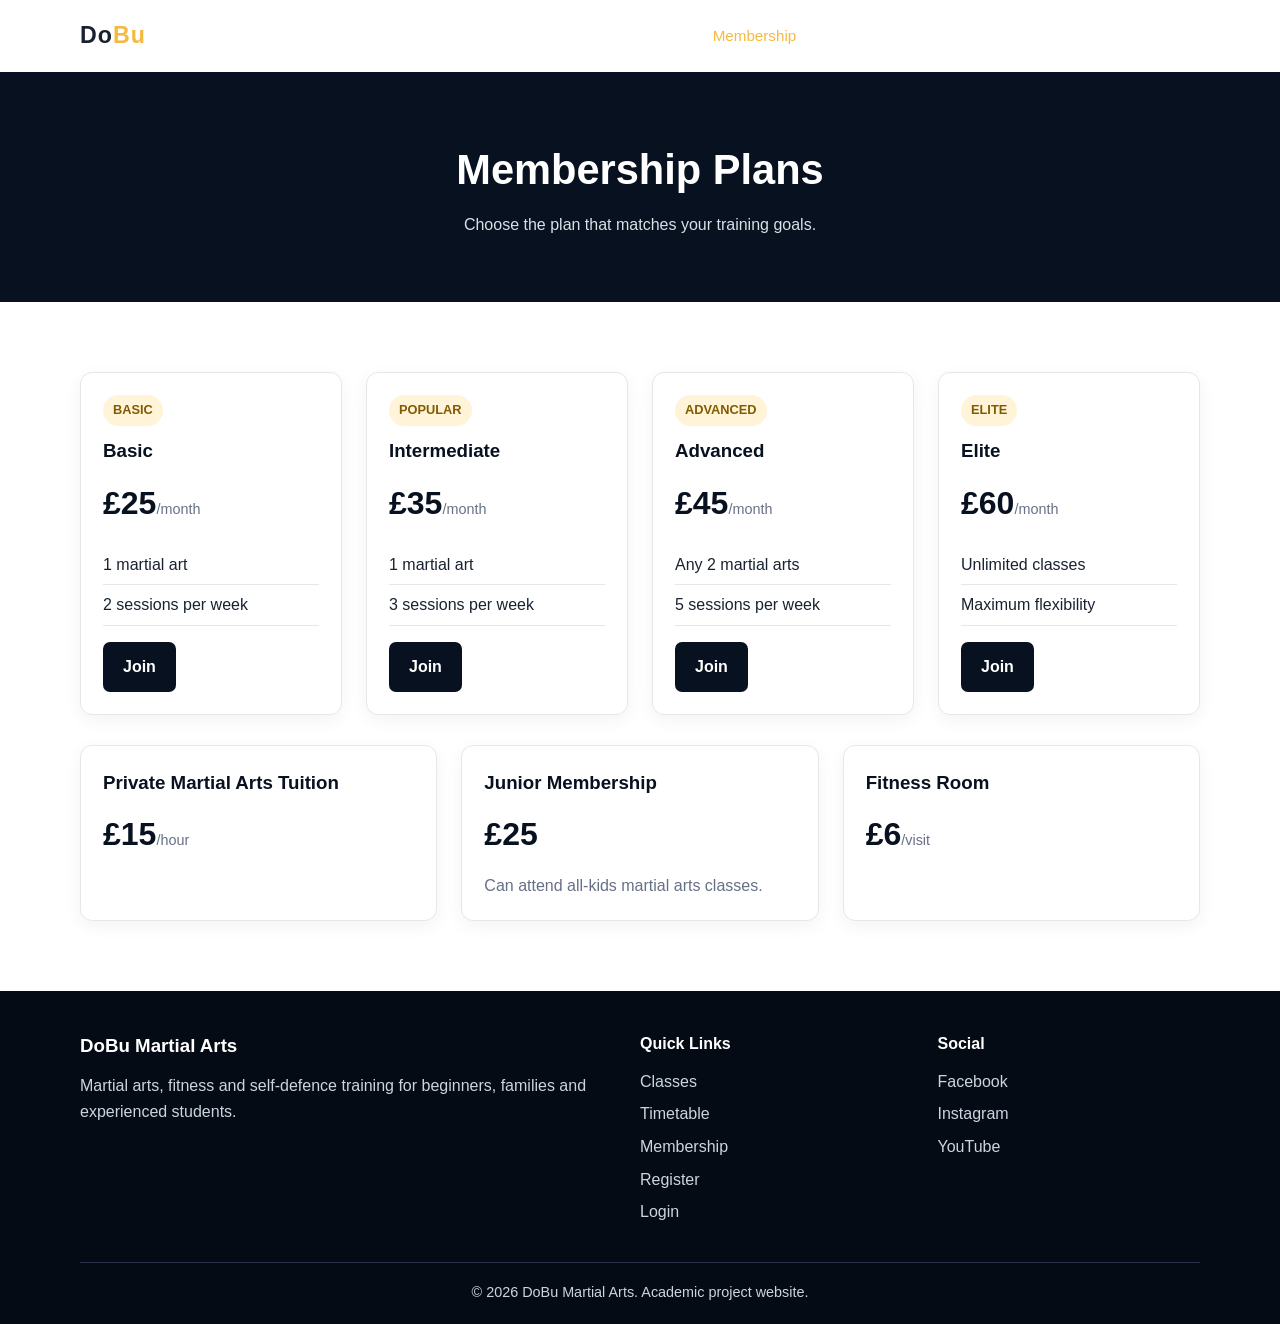
<file: membership.html>
<!DOCTYPE html>
<html lang="en">

<head>
  <meta charset="UTF-8">
  <meta name="viewport" content="width=device-width, initial-scale=1.0">
  <meta name="description" content="DoBu Martial Arts - martial arts, fitness and self-defence training">
  <title>Membership | DoBu Martial Arts</title>
  <link rel="stylesheet" href="css/style.css">
</head>

<body>
  <a class="skip-link" href="#main-content">Skip to main content</a>
  <nav id="navbar">
    <div class="container nav-inner">
      <a class="logo" href="index.html">Do<span>Bu</span></a>
      <button class="menu-btn" aria-label="Open navigation">☰</button>
      <div class="nav-links">
        <a href="index.html">Home</a>
        <a href="about.html">About Us</a>
        <a href="classes.html">Classes</a>
        <a href="timetable.html">Timetable</a>
        <a href="membership.html">Membership</a>
        <a href="instructors.html">Instructors</a>
        <a href="community.html">Community</a>
        <a href="register.html">Register</a><a href="login.html">Login</a>
        <a href="contact.html">Contact</a>
      </div>
    </div>
  </nav>

  <main id="main-content">
  <section class="page-header">
    <div class="container">
      <h1>Membership Plans</h1>
      <p>Choose the plan that matches your training goals.</p>
    </div>
  </section>
  <section class="section">
    <div class="container">
      <div class="grid grid-4">
        <div class="card">
          <div class="card-body"><span class="badge">BASIC</span>
            <h3>Basic</h3>
            <div class="price">£25<small>/month</small></div>
            <ul class="list">
              <li>1 martial art</li>
              <li>2 sessions per week</li>
            </ul><a class="btn btn-dark" href="register.html">Join</a>
          </div>
        </div>
        <div class="card">
          <div class="card-body"><span class="badge">POPULAR</span>
            <h3>Intermediate</h3>
            <div class="price">£35<small>/month</small></div>
            <ul class="list">
              <li>1 martial art</li>
              <li>3 sessions per week</li>
            </ul><a class="btn btn-dark" href="register.html">Join</a>
          </div>
        </div>
        <div class="card">
          <div class="card-body"><span class="badge">ADVANCED</span>
            <h3>Advanced</h3>
            <div class="price">£45<small>/month</small></div>
            <ul class="list">
              <li>Any 2 martial arts</li>
              <li>5 sessions per week</li>
            </ul><a class="btn btn-dark" href="register.html">Join</a>
          </div>
        </div>
        <div class="card">
          <div class="card-body"><span class="badge">ELITE</span>
            <h3>Elite</h3>
            <div class="price">£60<small>/month</small></div>
            <ul class="list">
              <li>Unlimited classes</li>
              <li>Maximum flexibility</li>
            </ul><a class="btn btn-dark" href="register.html">Join</a>
          </div>
        </div>
      </div>
      <div class="grid grid-3" style="margin-top:30px">
        <div class="card">
          <div class="card-body">
            <h3>Private Martial Arts Tuition</h3>
            <div class="price">£15<small>/hour</small></div>
          </div>
        </div>
        <div class="card">
          <div class="card-body">
            <h3>Junior Membership</h3>
            <div class="price">£25</div>
            <p>Can attend all-kids martial arts classes.</p>
          </div>
        </div>
        <div class="card">
          <div class="card-body">
            <h3>Fitness Room</h3>
            <div class="price">£6<small>/visit</small></div>
          </div>
        </div>
      </div>
    </div>
  </section>

  </main>
  <footer>
    <div class="container footer-grid">
      <div>
        <h3>DoBu Martial Arts</h3>
        <p>Martial arts, fitness and self-defence training for beginners, families and experienced students.</p>
      </div>
      <div>
        <h4>Quick Links</h4>
        <a href="classes.html">Classes</a>
        <a href="timetable.html">Timetable</a>
        <a href="membership.html">Membership</a>
        <a href="register.html">Register</a><a href="login.html">Login</a>
      </div>
      <div>
        <h4>Social</h4>
        <a href="https://www.facebook.com/" target="_blank" rel="noopener">Facebook</a>
        <a href="https://www.instagram.com/" target="_blank" rel="noopener">Instagram</a>
        <a href="https://www.youtube.com/" target="_blank" rel="noopener">YouTube</a>
      </div>
    </div>
    <div class="container footer-bottom">© <span id="year"></span> DoBu Martial Arts. Academic project website.</div>
  </footer>
  <script src="js/script.js"></script>
</body>

</html>
</file>
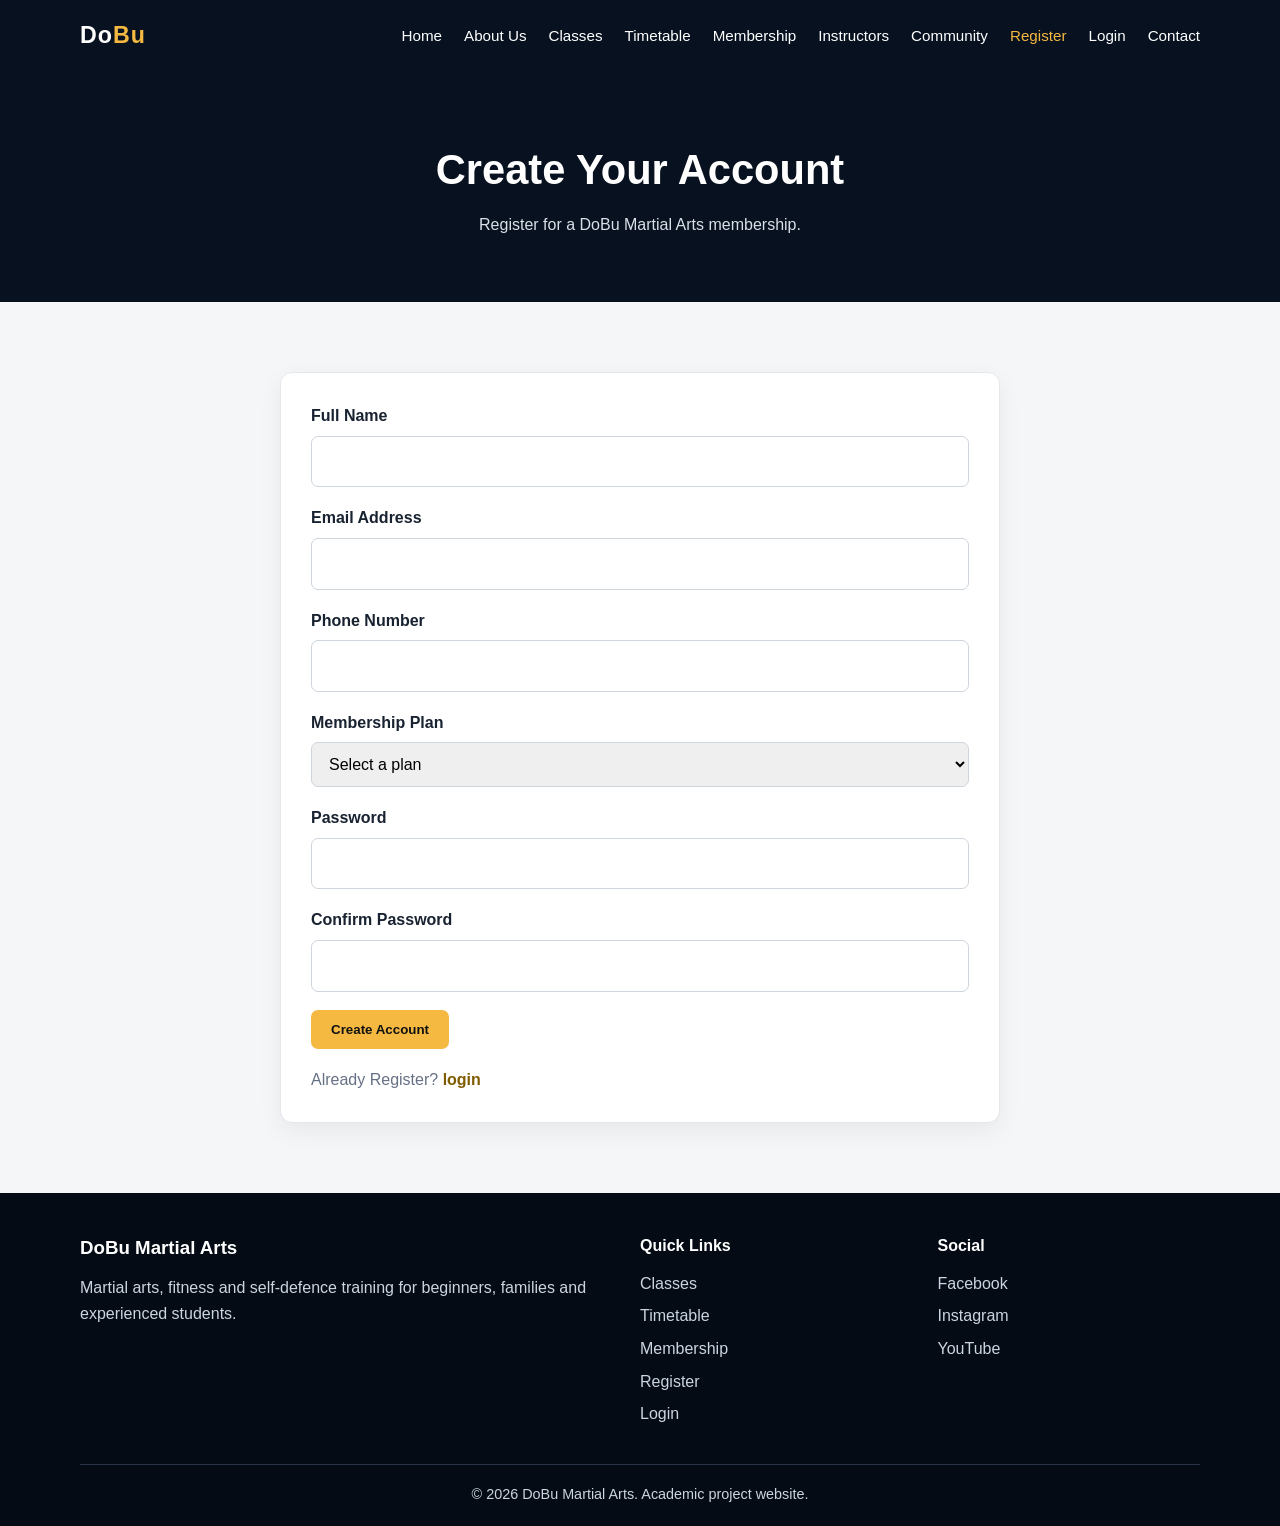
<file: register.html>
<!DOCTYPE html>
<html lang="en">

<head>
  <meta charset="UTF-8">
  <meta name="viewport" content="width=device-width, initial-scale=1.0">
  <meta name="description" content="DoBu Martial Arts - martial arts, fitness and self-defence training">
  <title>Register | DoBu Martial Arts</title>
  <link rel="stylesheet" href="css/style.css">
</head>

<body>
  <a class="skip-link" href="#main-content">Skip to main content</a>
  <nav class="navbar">
    <div class="container nav-inner">
      <a class="logo" href="index.html">Do<span>Bu</span></a>
      <button class="menu-btn" aria-label="Open navigation">☰</button>
      <div class="nav-links">
        <a href="index.html">Home</a>
        <a href="about.html">About Us</a>
        <a href="classes.html">Classes</a>
        <a href="timetable.html">Timetable</a>
        <a href="membership.html">Membership</a>
        <a href="instructors.html">Instructors</a>
        <a href="community.html">Community</a>
        <a href="register.html">Register</a><a href="login.html">Login</a>
        <a href="contact.html">Contact</a>
      </div>
    </div>
  </nav>

  <main id="main-content">
  <section class="page-header">
    <div class="container">
      <h1>Create Your Account</h1>
      <p>Register for a DoBu Martial Arts membership.</p>
    </div>
  </section>
  <section class="section section-light">
    <div class="container">
      <div class="form-card">
        <div id="formAlert" class="alert"></div>
        <form id="registerForm" novalidate>
          <div class="form-group"><label for="name">Full Name</label><input id="name" name="name" type="text" required
              minlength="2"></div>
          <div class="form-group"><label for="email">Email Address</label><input id="email" name="email" type="email"
              required></div>
          <div class="form-group"><label for="phone">Phone Number</label><input id="phone" name="phone" type="tel"
              required></div>
          <div class="form-group"><label for="membership">Membership Plan</label><select id="membership" required>
              <option value="">Select a plan</option>
              <option>Basic - £25/month</option>
              <option>Intermediate - £35/month</option>
              <option>Advanced - £45/month</option>
              <option>Elite - £60/month</option>
              <option>Junior - £25</option>
            </select></div>
          <div class="form-group"><label for="password">Password</label><input id="password" type="password" required
              minlength="8"></div>
          <div class="form-group"><label for="confirmPassword">Confirm Password</label><input id="confirmPassword"
              type="password" required minlength="8"></div>
          <button class="btn btn-primary" type="submit">Create Account</button>
        </form>
        <p class="auth-note">Already Register? <a class="text-link" href="login.html">login</a></p>
      </div>
    </div>
  </section>

  </main>
  <footer>
    <div class="container footer-grid">
      <div>
        <h3>DoBu Martial Arts</h3>
        <p>Martial arts, fitness and self-defence training for beginners, families and experienced students.</p>
      </div>
      <div>
        <h4>Quick Links</h4>
        <a href="classes.html">Classes</a>
        <a href="timetable.html">Timetable</a>
        <a href="membership.html">Membership</a>
        <a href="register.html">Register</a><a href="login.html">Login</a>
      </div>
      <div>
        <h4>Social</h4>
        <a href="https://www.facebook.com/" target="_blank" rel="noopener">Facebook</a>
        <a href="https://www.instagram.com/" target="_blank" rel="noopener">Instagram</a>
        <a href="https://www.youtube.com/" target="_blank" rel="noopener">YouTube</a>
      </div>
    </div>
    <div class="container footer-bottom">© <span id="year"></span> DoBu Martial Arts. Academic project website.</div>
  </footer>
  <script src="js/script.js"></script>
</body>

</html>
</file>
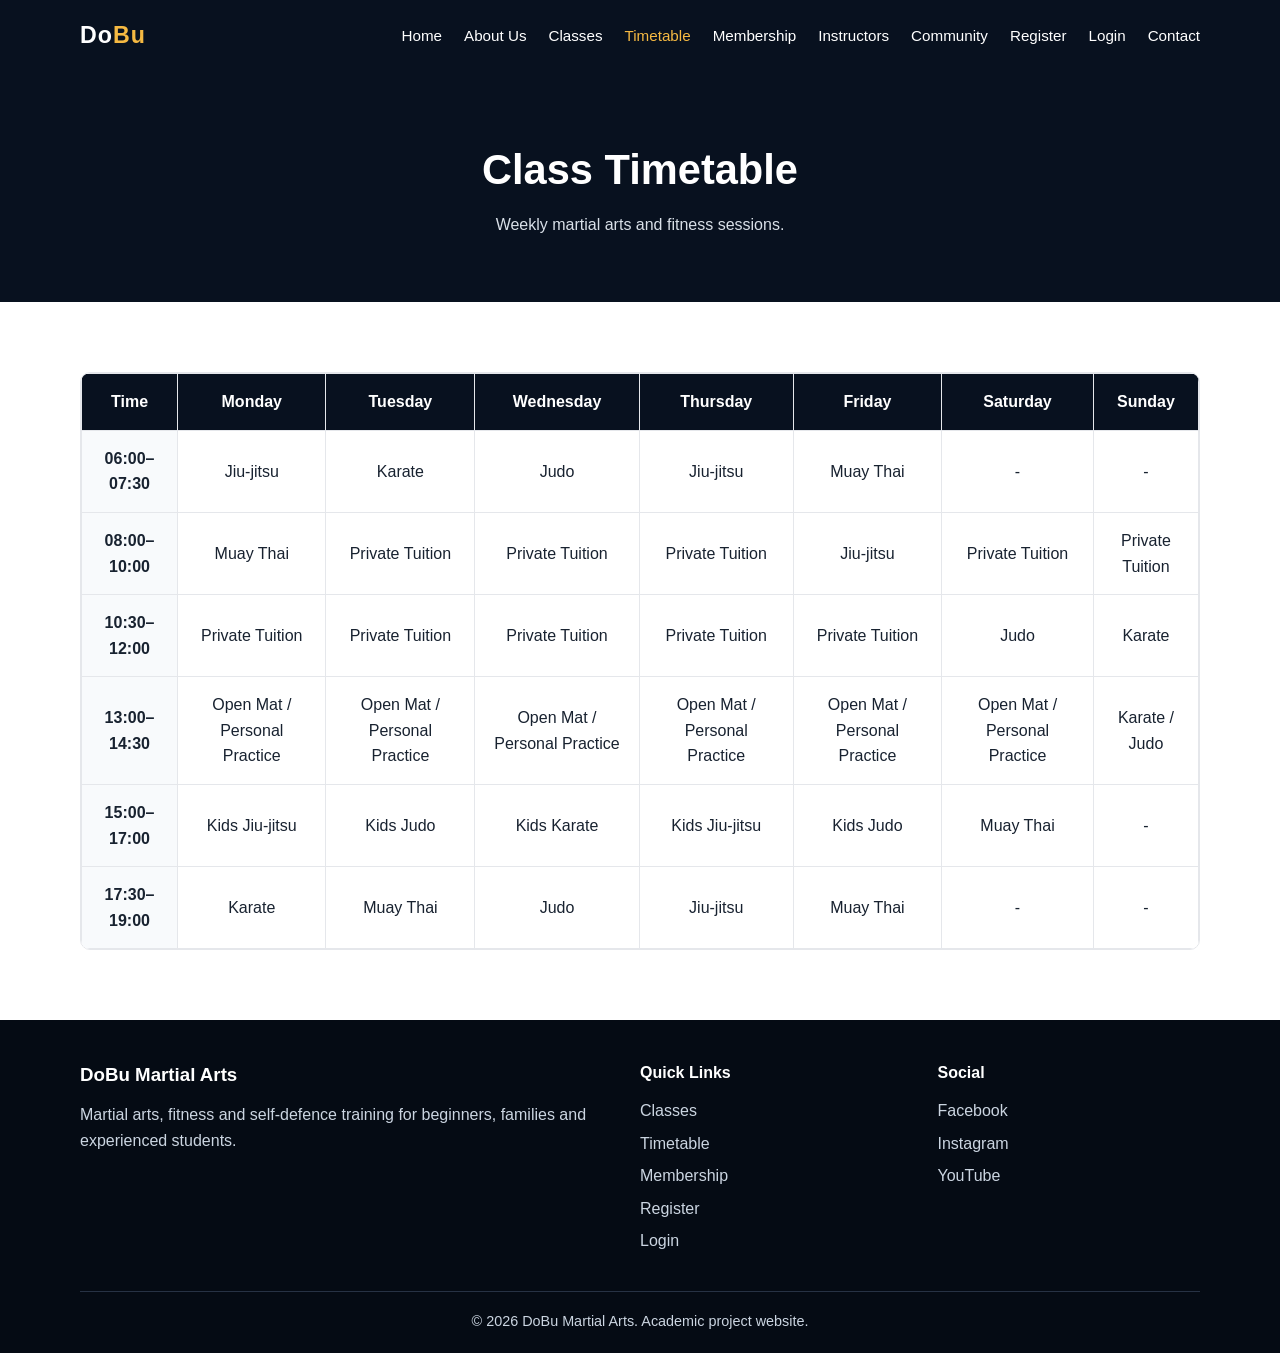
<file: timetable.html>
<!DOCTYPE html>
<html lang="en">

<head>
  <meta charset="UTF-8">
  <meta name="viewport" content="width=device-width, initial-scale=1.0">
  <meta name="description" content="DoBu Martial Arts - martial arts, fitness and self-defence training">
  <title>Timetable | DoBu Martial Arts</title>
  <link rel="stylesheet" href="css/style.css">
</head>

<body>
  <a class="skip-link" href="#main-content">Skip to main content</a>
  <nav class="navbar">
    <div class="container nav-inner">
      <a class="logo" href="index.html">Do<span>Bu</span></a>
      <button class="menu-btn" aria-label="Open navigation">☰</button>
      <div class="nav-links">
        <a href="index.html">Home</a>
        <a href="about.html">About Us</a>
        <a href="classes.html">Classes</a>
        <a href="timetable.html">Timetable</a>
        <a href="membership.html">Membership</a>
        <a href="instructors.html">Instructors</a>
        <a href="community.html">Community</a>
        <a href="register.html">Register</a><a href="login.html">Login</a>
        <a href="contact.html">Contact</a>
      </div>
    </div>
  </nav>

  <main id="main-content">
  <section class="page-header">
    <div class="container">
      <h1>Class Timetable</h1>
      <p>Weekly martial arts and fitness sessions.</p>
    </div>
  </section>
  <section class="section">
    <div class="container">
      <div class="table-wrap">
        <table>
          <thead>
            <tr>
              <th>Time</th>
              <th>Monday</th>
              <th>Tuesday</th>
              <th>Wednesday</th>
              <th>Thursday</th>
              <th>Friday</th>
              <th>Saturday</th>
              <th>Sunday</th>
            </tr>
          </thead>
          <tbody>
            <tr>
              <td>06:00–07:30</td>
              <td>Jiu-jitsu</td>
              <td>Karate</td>
              <td>Judo</td>
              <td>Jiu-jitsu</td>
              <td>Muay Thai</td>
              <td>-</td>
              <td>-</td>
            </tr>
            <tr>
              <td>08:00–10:00</td>
              <td>Muay Thai</td>
              <td>Private Tuition</td>
              <td>Private Tuition</td>
              <td>Private Tuition</td>
              <td>Jiu-jitsu</td>
              <td>Private Tuition</td>
              <td>Private Tuition</td>
            </tr>
            <tr>
              <td>10:30–12:00</td>
              <td>Private Tuition</td>
              <td>Private Tuition</td>
              <td>Private Tuition</td>
              <td>Private Tuition</td>
              <td>Private Tuition</td>
              <td>Judo</td>
              <td>Karate</td>
            </tr>
            <tr>
              <td>13:00–14:30</td>
              <td>Open Mat / Personal Practice</td>
              <td>Open Mat / Personal Practice</td>
              <td>Open Mat / Personal Practice</td>
              <td>Open Mat / Personal Practice</td>
              <td>Open Mat / Personal Practice</td>
              <td>Open Mat / Personal Practice</td>
              <td>Karate / Judo</td>
            </tr>
            <tr>
              <td>15:00–17:00</td>
              <td>Kids Jiu-jitsu</td>
              <td>Kids Judo</td>
              <td>Kids Karate</td>
              <td>Kids Jiu-jitsu</td>
              <td>Kids Judo</td>
              <td>Muay Thai</td>
              <td>-</td>
            </tr>
            <tr>
              <td>17:30–19:00</td>
              <td>Karate</td>
              <td>Muay Thai</td>
              <td>Judo</td>
              <td>Jiu-jitsu</td>
              <td>Muay Thai</td>
              <td>-</td>
              <td>-</td>
            </tr>
          </tbody>
        </table>
      </div>
    </div>
  </section>

  </main>
  <footer>
    <div class="container footer-grid">
      <div>
        <h3>DoBu Martial Arts</h3>
        <p>Martial arts, fitness and self-defence training for beginners, families and experienced students.</p>
      </div>
      <div>
        <h4>Quick Links</h4>
        <a href="classes.html">Classes</a>
        <a href="timetable.html">Timetable</a>
        <a href="membership.html">Membership</a>
        <a href="register.html">Register</a><a href="login.html">Login</a>
      </div>
      <div>
        <h4>Social</h4>
        <a href="https://www.facebook.com/" target="_blank" rel="noopener">Facebook</a>
        <a href="https://www.instagram.com/" target="_blank" rel="noopener">Instagram</a>
        <a href="https://www.youtube.com/" target="_blank" rel="noopener">YouTube</a>
      </div>
    </div>
    <div class="container footer-bottom">© <span id="year"></span> DoBu Martial Arts. Academic project website.</div>
  </footer>
  <script src="js/script.js"></script>
</body>

</html>
</file>
<file: css/style.css>
:root {
  --navy: #08111f;
  --navy2: #101d31;
  --gold: #f5b942;
  --white: #ffffff;
  --light: #f4f6f8;
  --text: #182230;
  --muted: #667085;
  --border: #e5e7eb;
}

* {
  box-sizing: border-box;
  margin: 0;
  padding: 0;
}

html {
  scroll-behavior: smooth;
}

body {
  font-family: Arial, Helvetica, sans-serif;
  color: var(--text);
  background: #fff;
  line-height: 1.6;
}

a {
  text-decoration: none;
  color: inherit;
}

img {
  max-width: 100%;
  display: block;
}

.container {
  width: min(1120px, 92%);
  margin: auto;
}

.navbar {
  background: var(--navy);
  color: #fff;
  position: sticky;
  top: 0;
  z-index: 1000;
}

.nav-inner {
  min-height: 72px;
  display: flex;
  align-items: center;
  justify-content: space-between;
  gap: 20px;
}

.logo {
  font-size: 1.45rem;
  font-weight: 800;
  letter-spacing: 1px
}

.logo span {
  color: var(--gold);
}

.nav-links {
  display: flex;
  gap: 22px;
  align-items: center;
}

.nav-links a {
  font-size: .95rem;
  color: #fff;
}

.nav-links a:hover,
.nav-links a.active {
  color: var(--gold);
}

.menu-btn {
  display: none;
  background: none;
  border: 1px solid #fff;
  color: #fff;
  padding: 7px 10px;
  border-radius: 6px;
}

.btn {
  display: inline-block;
  border: 0;
  border-radius: 7px;
  padding: 12px 20px;
  font-weight: 700;
  cursor: pointer;
}

.btn-primary {
  background: var(--gold);
  color: #111;
}

.btn-dark {
  background: var(--navy);
  color: #fff;
}

.btn-outline {
  border: 1px solid var(--gold);
  color: var(--gold);
  background: transparent;
}

.hero {
  min-height: 560px;
  background: linear-gradient(90deg, rgba(8, 17, 31, .92), rgba(8, 17, 31, .55)), url("https://images.unsplash.com/photo-1555597673-b21d5c935865?auto=format&fit=crop&w=1600&q=80") center/cover;
  display: flex;
  align-items: center;
  color: #fff;
}

.hero-content {
  max-width: 680px;
  padding: 70px 0;
}

.hero h1 {
  font-size: clamp(2.5rem, 6vw, 4.8rem);
  line-height: 1.05;
  margin-bottom: 20px;
}

.hero h1 span {
  color: var(--gold);
}

.hero p {
  font-size: 1.1rem;
  max-width: 620px;
  margin-bottom: 28px;
  color: #e8edf4;
}

.section {
  padding: 70px 0;
}

.section-light {
  background: var(--light);
}

.section-title {
  text-align: center;
  margin-bottom: 38px;
}

.section-title h2 {
  font-size: 2rem;
  color: var(--navy);
  margin-bottom: 8px;
}

.section-title p {
  color: var(--muted);
}

.grid {
  display: grid;
  gap: 24px;
}

.grid-2 {
  grid-template-columns: repeat(2, 1fr);
}

.grid-3 {
  grid-template-columns: repeat(3, 1fr);
}

.grid-4 {
  grid-template-columns: repeat(4, 1fr);
}

.card {
  background: #fff;
  border: 1px solid var(--border);
  border-radius: 12px;
  overflow: hidden;
  box-shadow: 0 5px 18px rgba(0, 0, 0, .05);
}

.card-body {
  padding: 22px;
}

.card h3 {
  color: var(--navy);
  margin-bottom: 8px;
}

.card p {
  color: var(--muted);
}

.card-img {
  height: 210px;
  object-fit: cover;
  width: 100%;
}

.price {
  font-size: 2rem;
  font-weight: 800;
  color: var(--navy);
  margin: 12px 0;
}

.price small {
  font-size: .9rem;
  font-weight: 400;
  color: var(--muted);
}

.list {
  list-style: none;
  margin: 16px 0;
}

.list li {
  padding: 7px 0;
  border-bottom: 1px solid var(--border);
}

.page-header {
  background: var(--navy);
  color: #fff;
  padding: 65px 0;
  text-align: center;
}

.page-header h1 {
  font-size: 2.6rem;
  margin-bottom: 8px;
}

.page-header p {
  color: #d9e0e8;
}

.badge {
  display: inline-block;
  background: #fff4d8;
  color: #815b00;
  padding: 5px 10px;
  border-radius: 999px;
  font-size: .8rem;
  font-weight: 700;
  margin-bottom: 10px;
}

.instructor-img {
  height: 270px;
  object-fit: cover;
  width: 100%;
  filter: grayscale(15%);
}

.table-wrap {
  overflow-x: auto;
  border: 1px solid var(--border);
  border-radius: 10px;
}

table {
  width: 100%;
  border-collapse: collapse;
  min-width: 850px;
  background: #fff;
}

th,
td {
  padding: 15px;
  border: 1px solid var(--border);
  text-align: center;
}

th {
  background: var(--navy);
  color: #fff;
}

td:first-child {
  font-weight: 700;
  background: #f8fafc;
}

.form-card {
  max-width: 720px;
  margin: auto;
  background: #fff;
  border: 1px solid var(--border);
  border-radius: 12px;
  padding: 30px;
  box-shadow: 0 8px 25px rgba(0, 0, 0, .06);
}

.form-group {
  margin-bottom: 18px;
}

label {
  display: block;
  font-weight: 700;
  margin-bottom: 7px;
}

input,
select,
textarea {
  width: 100%;
  padding: 12px 13px;
  border: 1px solid #cfd5dd;
  border-radius: 7px;
  font: inherit;
}

input:focus,
select:focus,
textarea:focus {
  outline: 2px solid rgba(245, 185, 66, .35);
  border-color: var(--gold);
}

textarea {
  min-height: 140px;
  resize: vertical;
}

.alert {
  padding: 12px 14px;
  border-radius: 7px;
  margin-bottom: 18px;
  display: none;
}

.alert.success {
  background: #eaf8ef;
  color: #176b36;
}

.alert.error {
  background: #fff0f0;
  color: #a21d1d;
}

.contact-box {
  padding: 28px;
  background: var(--light);
  border-radius: 12px;
}

.contact-item {
  margin-bottom: 18px;
}

.contact-item strong {
  display: block;
  color: var(--navy);
}

footer {
  background: #050b14;
  color: #cbd5e1;
  padding: 40px 0 20px;
}

.footer-grid {
  display: grid;
  grid-template-columns: 2fr 1fr 1fr;
  gap: 35px;
}

footer h3,
footer h4 {
  color: #fff;
  margin-bottom: 12px;
}

footer a {
  display: block;
  margin: 7px 0;
}

.footer-bottom {
  text-align: center;
  border-top: 1px solid #273244;
  margin-top: 30px;
  padding-top: 18px;
  font-size: .9rem;
}

.cta {
  background: var(--gold);
  padding: 45px 0;
}

.cta-inner {
  display: flex;
  justify-content: space-between;
  align-items: center;
  gap: 20px;
}

.cta h2 {
  color: var(--navy);
}

@media(max-width:850px) {
  .nav-inner {
    position: relative;
  }

  .menu-btn {
    display: block;
  }

  .nav-links {
    display: none;
    position: absolute;
    top: 72px;
    left: 0;
    right: 0;
    background: var(--navy);
    padding: 20px;
    flex-direction: column;
    align-items: flex-start;
  }

  .nav-links.show {
    display: flex;
  }

  .grid-4 {
    grid-template-columns: repeat(2, 1fr);
  }

  .grid-3 {
    grid-template-columns: repeat(2, 1fr);
  }

  .footer-grid {
    grid-template-columns: 1fr;
  }
}

@media(max-width:600px) {

  .grid-2,
  .grid-3,
  .grid-4 {
    grid-template-columns: 1fr;
  }

  .hero {
    min-height: 500px;
  }

  .section {
    padding: 50px 0;
  }

  .cta-inner {
    flex-direction: column;
    align-items: flex-start;
  }

  .page-header h1 {
    font-size: 2.1rem;
  }
}

/* Authentication and member dashboard */
.auth-card {
  max-width: 560px;
}

.auth-note {
  margin-top: 18px;
  color: var(--muted);
}

.text-link {
  color: #815b00;
  font-weight: 700;
}

.dashboard-grid {
  display: grid;
  grid-template-columns: 2fr 1fr;
  gap: 24px;
  margin-bottom: 24px;
}

.dashboard-card {
  background: #fff;
  border: 1px solid var(--border);
  border-radius: 12px;
  padding: 28px;
  box-shadow: 0 8px 25px rgba(0, 0, 0, .05);
  margin-bottom: 24px;
}

.welcome-card h2 {
  color: var(--navy);
  margin: 8px 0 10px;
}

.welcome-card p {
  color: var(--muted);
  margin-bottom: 6px;
}

.stats-card {
  text-align: center;
  display: flex;
  flex-direction: column;
  justify-content: center;
}

.stat-number {
  font-size: 3rem;
  line-height: 1;
  font-weight: 800;
  color: var(--navy);
  margin: 10px 0;
}

.stats-card p {
  color: var(--muted);
}

.section-title.left {
  text-align: left;
  margin-bottom: 24px;
}

.booking-card .grid {
  gap: 0 24px;
}

.history-table {
  overflow-x: auto;
}

.history-table table {
  min-width: 650px;
}

.status-badge {
  display: inline-block;
  padding: 4px 9px;
  border-radius: 999px;
  background: #eaf8ef;
  color: #176b36;
  font-size: .8rem;
  font-weight: 700;
}

.empty-history {
  text-align: center;
  color: var(--muted);
  padding: 25px;
  background: var(--light);
  border-radius: 8px;
}

.danger-btn {
  background: #fff0f0;
  color: #a21d1d;
  border: 1px solid #f0caca;
  padding: 7px 10px;
  border-radius: 6px;
  cursor: pointer;
  font-weight: 700;
}

@media(max-width:700px) {
  .dashboard-grid {
    grid-template-columns: 1fr;
  }

  .dashboard-card {
    padding: 20px;
  }
}

/* Member Dashboard - distinct authenticated member area */
.dashboard-page {
  background: #f3f6f8;
}

.dashboard-navbar {
  background: #111827;
}

.dashboard-navbar .logo {
  color: #fff;
}

.dashboard-navbar .nav-links a {
  color: #d1d5db;
}

.dashboard-navbar .nav-links a:hover,
.dashboard-navbar .nav-links a.active {
  color: var(--gold);
  background: rgba(255, 255, 255, .1);
}

.dashboard-shell {
  max-width: 1180px;
  margin: 0 auto;
  padding: 42px 20px 70px;
}

.member-banner {
  background: linear-gradient(135deg, #172033, #263b55);
  color: var(--gold);
  border-radius: 18px;
  padding: 32px;
  margin-bottom: 24px;
  box-shadow: 0 12px 30px rgba(15, 23, 42, .14);
}

.member-banner .badge {
  background: var(--gold);
  color: #172033;
}

.member-banner h1 {
  margin: 12px 0 6px;
  font-size: 2.2rem;
}

.member-banner p {
  margin: 0;
  color: #dbe5ef;
}

.dashboard-section-card {
  background: #fff;
  border: 1px solid #e5e7eb;
  border-radius: 16px;
  padding: 26px;
  box-shadow: 0 8px 24px rgba(15, 23, 42, .06);
}

.dashboard-page .page-header {
  display: none;
}

@media(max-width:700px) {
  .member-banner h1 {
    font-size: 1.7rem;
  }

  .dashboard-shell {
    padding: 25px 14px 50px;
  }
}

.login-card {
  max-width: 460px;
  margin: 0 auto;
}

.login-card .btn {
  width: 100%;
}


/* Login page - visually different from the authenticated dashboard */
.login-page {
  background: linear-gradient(135deg, #eef2f5 0%, #f8fafc 55%, #e8edf2 100%);
  min-height: 100vh;
}

.login-main {
  min-height: calc(100vh - 145px);
  display: flex;
  align-items: center;
  justify-content: center;
  padding: 55px 20px;
}

.login-panel {
  width: min(100%, 470px);
  background: #fff;
  border: 1px solid #e1e7ec;
  border-radius: 22px;
  padding: 38px 42px 34px;
  text-align: center;
  box-shadow: 0 18px 45px rgba(15, 23, 42, .12);
}

.login-icon {
  position: relative;
  width: 72px;
  height: 78px;
  margin: 0 auto 20px;
}

.lock-shackle {
  position: absolute;
  width: 34px;
  height: 30px;
  left: 19px;
  top: 0;
  border: 6px solid var(--navy);
  border-bottom: 0;
  border-radius: 20px 20px 0 0;
}

.lock-body {
  position: absolute;
  left: 10px;
  top: 25px;
  width: 52px;
  height: 45px;
  background: var(--navy);
  border-radius: 9px;
  box-shadow: 0 7px 14px rgba(8, 17, 31, .18);
}

.lock-keyhole {
  position: absolute;
  width: 9px;
  height: 15px;
  left: 21px;
  top: 12px;
  background: var(--gold);
  border-radius: 8px;
}

.lock-keyhole:after {
  content: "";
  position: absolute;
  width: 9px;
  height: 8px;
  left: 0;
  top: 8px;
  background: var(--gold);
}

.login-kicker {
  margin: 0 0 7px;
  color: #8a6a00;
  font-size: .78rem;
  font-weight: 800;
  letter-spacing: 1.6px;
}

.login-panel h1 {
  margin: 0 0 9px;
  color: var(--navy);
  font-size: 2.25rem;
}

.login-intro {
  margin: 0 auto 26px;
  max-width: 370px;
  color: var(--muted);
  line-height: 1.6;
}

.login-panel form {
  text-align: left;
}

.login-panel .form-group {
  margin-bottom: 17px;
}

.login-panel input {
  background: #f8fafc;
  border: 1px solid #d8e0e7;
}

.login-panel input:focus {
  background: #fff;
}

.login-submit {
  width: 100%;
  margin-top: 4px;
  padding: 13px 20px;
}

.login-panel .auth-note {
  margin-bottom: 0;
}

@media(max-width:600px) {
  .login-main {
    padding: 35px 14px;
  }

  .login-panel {
    padding: 32px 22px 28px;
    border-radius: 18px;
  }

  .login-panel h1 {
    font-size: 2rem;
  }
}

/* Additional accessibility and content pages */
.skip-link {
  position: absolute;
  left: -9999px;
  top: 10px;
  z-index: 2000;
  background: #fff;
  color: var(--navy);
  padding: 10px 14px;
  border-radius: 6px;
}

.skip-link:focus {
  left: 10px;
}

.nav-links a:focus,
.btn:focus,
.menu-btn:focus,
input:focus,
select:focus,
textarea:focus {
  outline: 3px solid rgba(245, 185, 66, .55);
  outline-offset: 2px;
}
</file>
